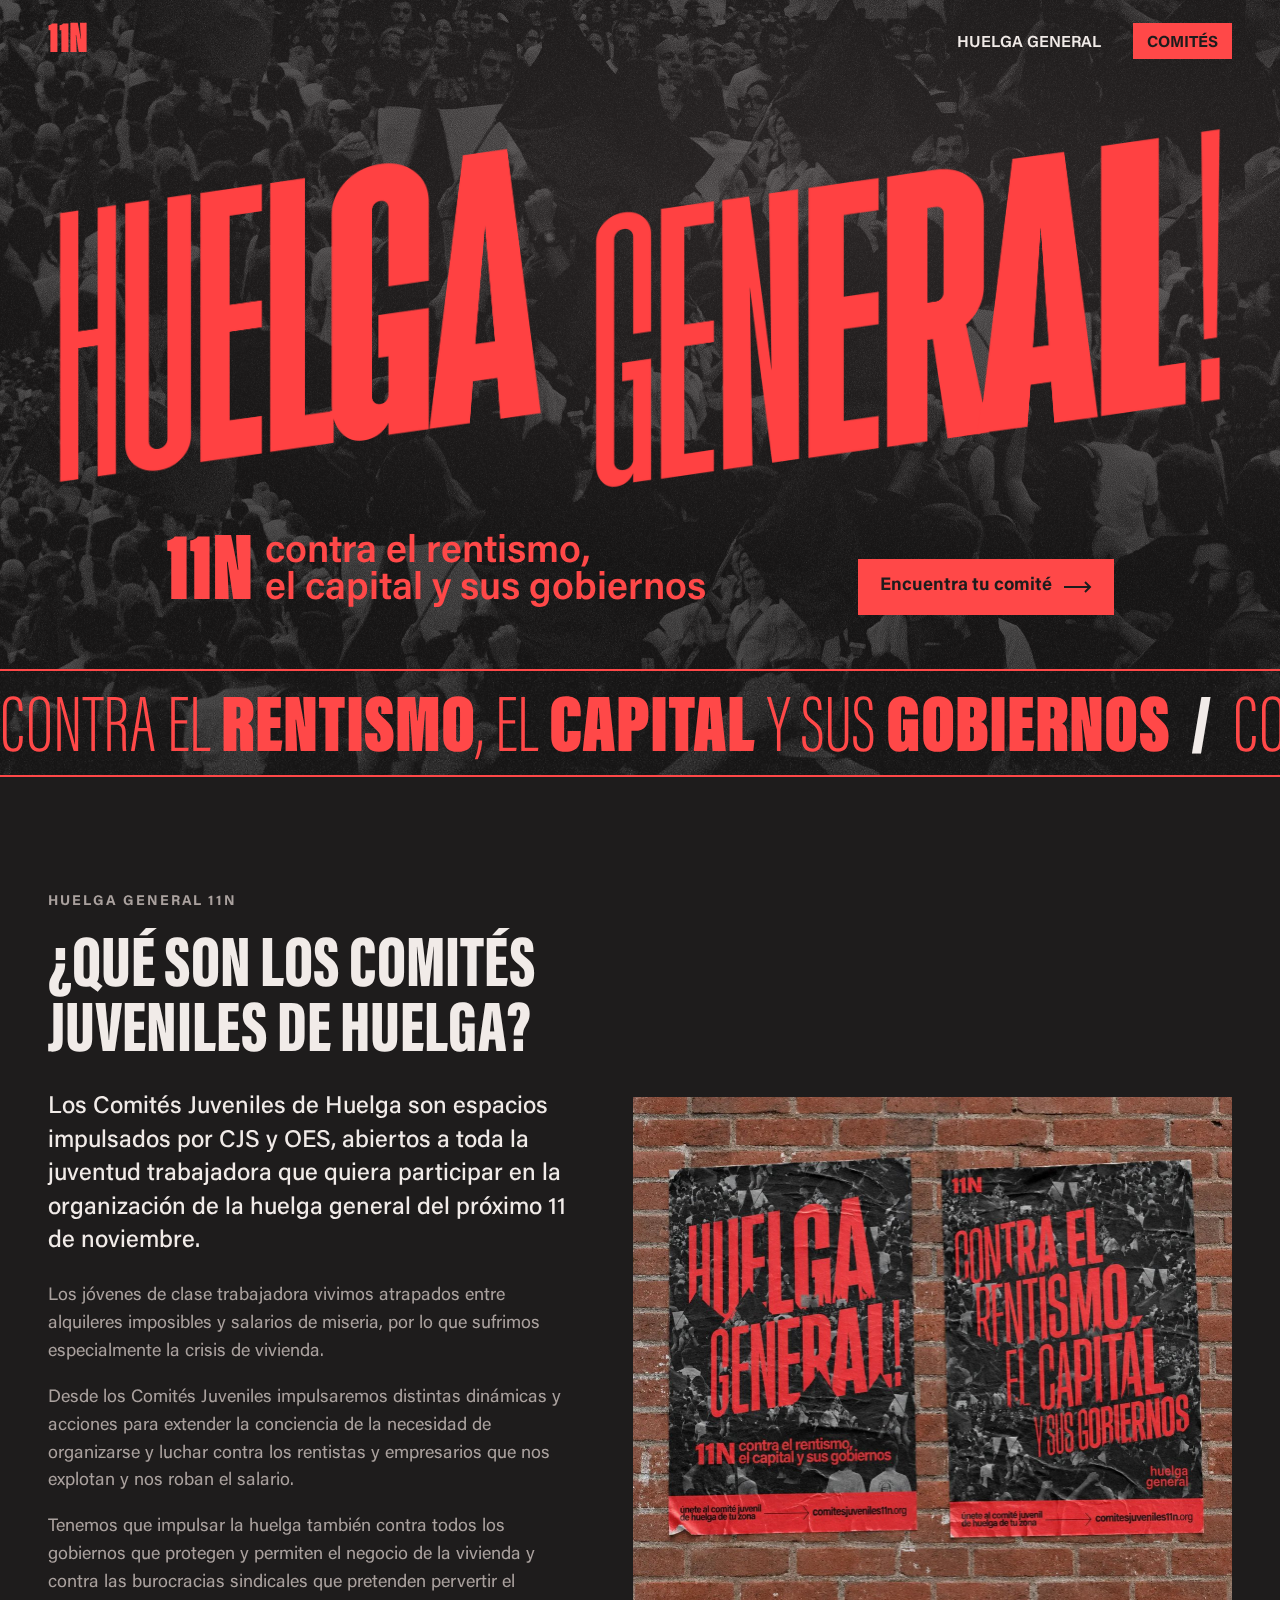
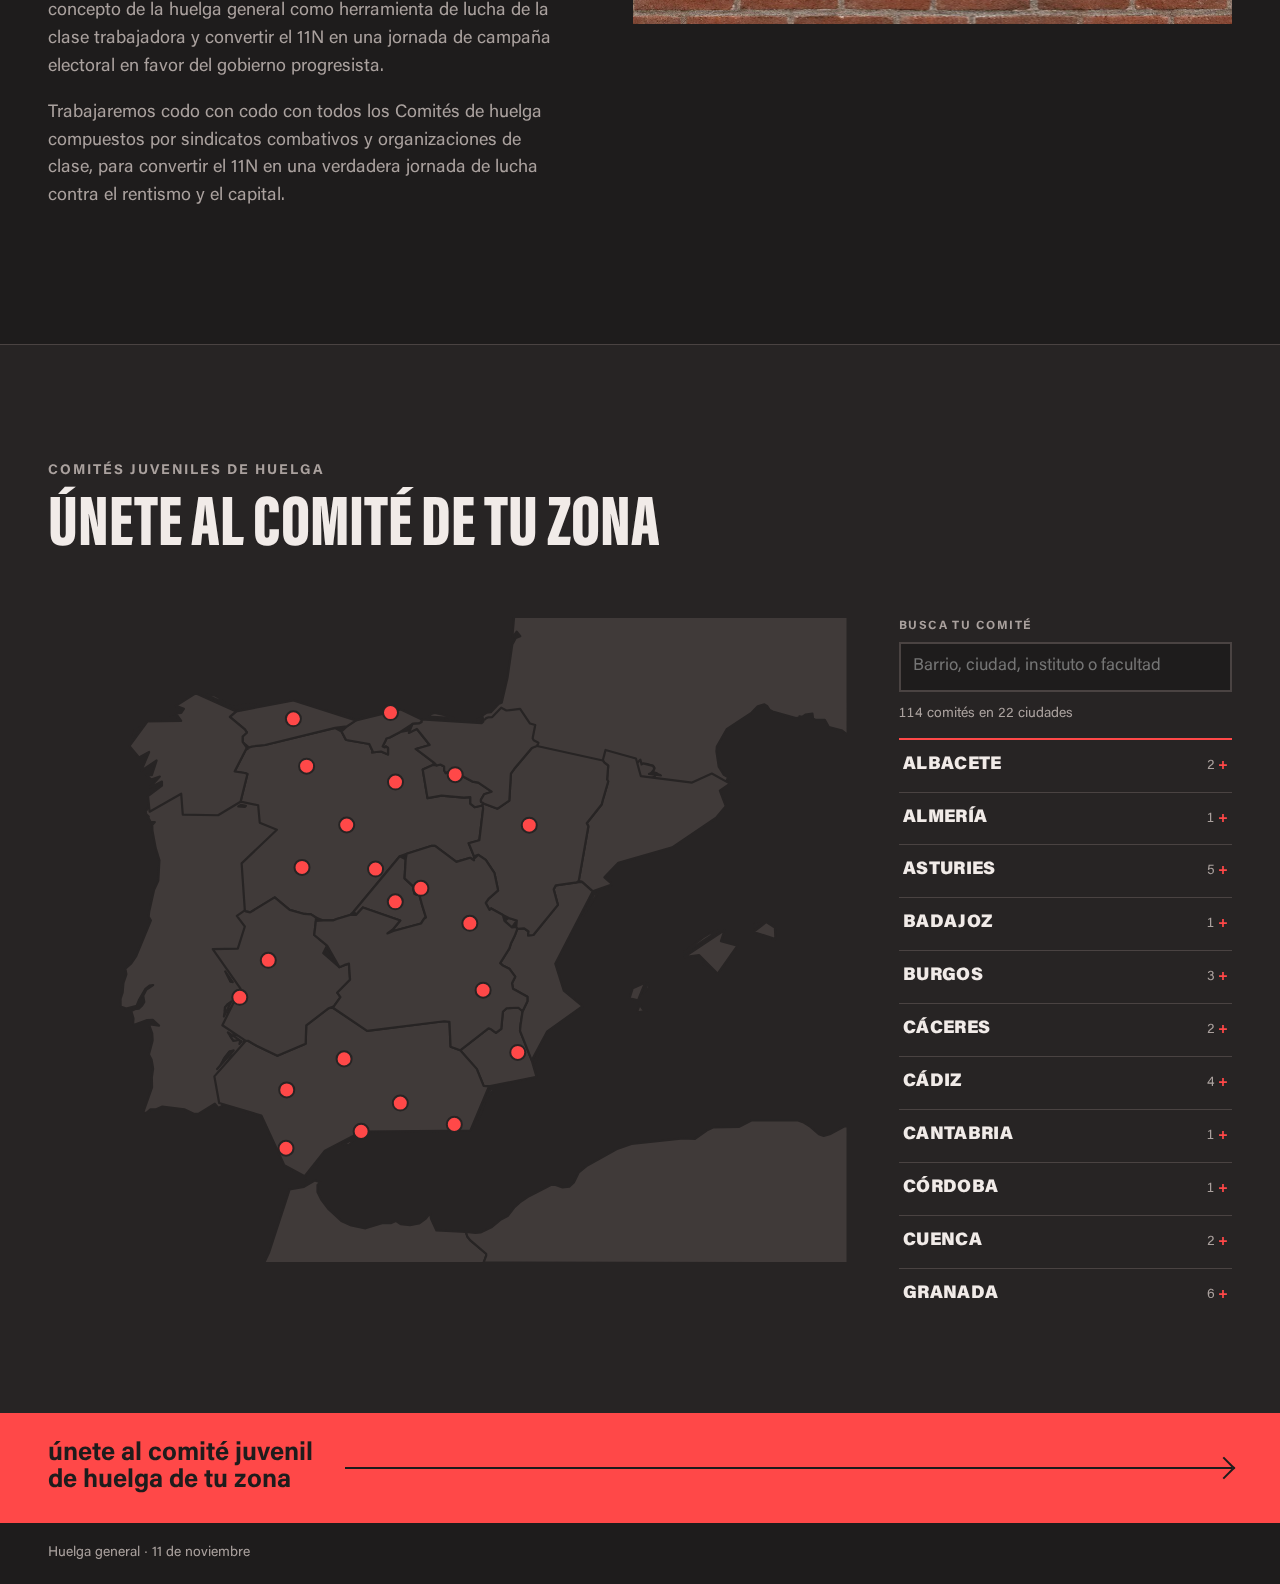
<file: index.html>
<!DOCTYPE html>
<html lang="es">
<head>
	<meta charset="UTF-8" />
	<meta name="viewport" content="width=device-width, initial-scale=1" />
<meta name='robots' content='max-image-preview:large' />
<link rel="preload" href="./wp-content/themes/huelga11n/assets/fonts/acumin.woff2" as="font" type="font/woff2" crossorigin>
<title>Huelga General 11N &#8211; Huelga general del 11 de noviembre y comités juveniles de huelga</title>
<link rel="canonical" href="https://comitesjuveniles11n.org/">
<style id="wp-img-auto-sizes-contain-inline-css">
img:is([sizes=auto i],[sizes^="auto," i]){contain-intrinsic-size:3000px 1500px}
/*# sourceURL=wp-img-auto-sizes-contain-inline-css */
</style>
<style id="wp-block-paragraph-inline-css">
.is-small-text{font-size:.875em}.is-regular-text{font-size:1em}.is-large-text{font-size:2.25em}.is-larger-text{font-size:3em}.has-drop-cap:not(:focus):first-letter{float:left;font-size:8.4em;font-style:normal;font-weight:100;line-height:.68;margin:.05em .1em 0 0;text-transform:uppercase}body.rtl .has-drop-cap:not(:focus):first-letter{float:none;margin-left:.1em}p.has-drop-cap.has-background{overflow:hidden}:root :where(p.has-background){padding:1.25em 2.375em}:where(p.has-text-color:not(.has-link-color)) a{color:inherit}p.has-text-align-left[style*="writing-mode:vertical-lr"],p.has-text-align-right[style*="writing-mode:vertical-rl"]{rotate:180deg}
/*# sourceURL=./wp-includes/blocks/paragraph/style.min.css */
</style>
<style id="wp-block-navigation-link-inline-css">
.wp-block-navigation .wp-block-navigation-item__label{overflow-wrap:break-word}.wp-block-navigation .wp-block-navigation-item__description{display:none}.link-ui-tools{outline:1px solid #f0f0f0;padding:8px}.link-ui-block-inserter{padding-top:8px}.link-ui-block-inserter__back{margin-left:8px;text-transform:uppercase}
/*# sourceURL=./wp-includes/blocks/navigation-link/style.min.css */
</style>
<link rel='stylesheet' id='wp-block-navigation-css' href='./wp-includes/blocks/navigation/style.min.css?ver=7.1.3' media='all' />
<style id="wp-block-group-inline-css">
.wp-block-group{box-sizing:border-box}:where(.wp-block-group.wp-block-group-is-layout-constrained){position:relative}
/*# sourceURL=./wp-includes/blocks/group/style.min.css */
</style>
<style id="wp-block-button-inline-css">
.wp-block-button__link{align-content:center;box-sizing:border-box;cursor:pointer;display:inline-block;height:100%;text-align:center;word-break:break-word}.wp-block-button__link.aligncenter{text-align:center}.wp-block-button__link.alignright{text-align:right}:where(.wp-block-button__link){border-radius:9999px;box-shadow:none;padding:calc(.667em + 2px) calc(1.333em + 2px);text-decoration:none}.wp-block-button[style*=text-decoration] .wp-block-button__link{text-decoration:inherit}.wp-block-buttons>.wp-block-button.has-custom-width{max-width:none}.wp-block-buttons>.wp-block-button.has-custom-width .wp-block-button__link{width:100%}.wp-block-buttons>.wp-block-button.has-custom-font-size .wp-block-button__link{font-size:inherit}.wp-block-buttons>.wp-block-button[class*=wp-block-button__width]{width:calc(var(--wp--block-button--width)*1% - var(--wp--style--block-gap, .5em)*(1 - var(--wp--block-button--width)/100))}.wp-block-buttons>.wp-block-button.wp-block-button__width-25{width:calc(25% - var(--wp--style--block-gap, .5em)*.75)}.wp-block-buttons>.wp-block-button.wp-block-button__width-50{width:calc(50% - var(--wp--style--block-gap, .5em)*.5)}.wp-block-buttons>.wp-block-button.wp-block-button__width-75{width:calc(75% - var(--wp--style--block-gap, .5em)*.25)}.wp-block-buttons>.wp-block-button.wp-block-button__width-100{flex-basis:100%;width:100%}.wp-block-buttons.is-vertical>.wp-block-button[class*=wp-block-button__width]{width:calc(var(--wp--block-button--width)*1%)}.wp-block-buttons.is-vertical>.wp-block-button.wp-block-button__width-25{width:25%}.wp-block-buttons.is-vertical>.wp-block-button.wp-block-button__width-50{width:50%}.wp-block-buttons.is-vertical>.wp-block-button.wp-block-button__width-75{width:75%}.wp-block-button.is-style-squared,.wp-block-button__link.wp-block-button.is-style-squared{border-radius:0}.wp-block-button.no-border-radius,.wp-block-button__link.no-border-radius{border-radius:0!important}:root :where(.wp-block-button .wp-block-button__link.is-style-outline),:root :where(.wp-block-button.is-style-outline>.wp-block-button__link){border:2px solid;padding:.667em 1.333em}:root :where(.wp-block-button .wp-block-button__link.is-style-outline:not(.has-text-color)),:root :where(.wp-block-button.is-style-outline>.wp-block-button__link:not(.has-text-color)){color:currentColor}:root :where(.wp-block-button .wp-block-button__link.is-style-outline:not(.has-background)),:root :where(.wp-block-button.is-style-outline>.wp-block-button__link:not(.has-background)){background-color:transparent;background-image:none}
/*# sourceURL=./wp-includes/blocks/button/style.min.css */
</style>
<style id="wp-block-buttons-inline-css">
.wp-block-buttons{box-sizing:border-box}.wp-block-buttons.is-vertical{flex-direction:column}.wp-block-buttons.is-vertical>.wp-block-button:last-child{margin-bottom:0}.wp-block-buttons>.wp-block-button{display:inline-block;margin:0}.wp-block-buttons.is-content-justification-left{justify-content:flex-start}.wp-block-buttons.is-content-justification-left.is-vertical{align-items:flex-start}.wp-block-buttons.is-content-justification-center{justify-content:center}.wp-block-buttons.is-content-justification-center.is-vertical{align-items:center}.wp-block-buttons.is-content-justification-right{justify-content:flex-end}.wp-block-buttons.is-content-justification-right.is-vertical{align-items:flex-end}.wp-block-buttons.is-content-justification-space-between{justify-content:space-between}.wp-block-buttons.aligncenter{text-align:center}.wp-block-buttons:not(.is-content-justification-space-between,.is-content-justification-right,.is-content-justification-left,.is-content-justification-center) .wp-block-button.aligncenter{margin-left:auto;margin-right:auto;width:100%}.wp-block-buttons[style*=text-decoration] .wp-block-button,.wp-block-buttons[style*=text-decoration] .wp-block-button__link{text-decoration:inherit}.wp-block-buttons.has-custom-font-size .wp-block-button__link{font-size:inherit}.wp-block-buttons .wp-block-button__link{width:100%}.wp-block-button.aligncenter{text-align:center}
/*# sourceURL=./wp-includes/blocks/buttons/style.min.css */
</style>
<link rel='stylesheet' id='wp-block-cover-css' href='./wp-includes/blocks/cover/style.min.css?ver=7.1.3' media='all' />
<style id="wp-block-heading-inline-css">
h1:where(.wp-block-heading).has-background,h2:where(.wp-block-heading).has-background,h3:where(.wp-block-heading).has-background,h4:where(.wp-block-heading).has-background,h5:where(.wp-block-heading).has-background,h6:where(.wp-block-heading).has-background{padding:1.25em 2.375em}h1.has-text-align-left[style*=writing-mode]:where([style*=vertical-lr]),h1.has-text-align-right[style*=writing-mode]:where([style*=vertical-rl]),h2.has-text-align-left[style*=writing-mode]:where([style*=vertical-lr]),h2.has-text-align-right[style*=writing-mode]:where([style*=vertical-rl]),h3.has-text-align-left[style*=writing-mode]:where([style*=vertical-lr]),h3.has-text-align-right[style*=writing-mode]:where([style*=vertical-rl]),h4.has-text-align-left[style*=writing-mode]:where([style*=vertical-lr]),h4.has-text-align-right[style*=writing-mode]:where([style*=vertical-rl]),h5.has-text-align-left[style*=writing-mode]:where([style*=vertical-lr]),h5.has-text-align-right[style*=writing-mode]:where([style*=vertical-rl]),h6.has-text-align-left[style*=writing-mode]:where([style*=vertical-lr]),h6.has-text-align-right[style*=writing-mode]:where([style*=vertical-rl]){rotate:180deg}
/*# sourceURL=./wp-includes/blocks/heading/style.min.css */
</style>
<style id="wp-block-image-inline-css">
.wp-block-image>a,.wp-block-image>figure>a{display:inline-block}.wp-block-image img{box-sizing:border-box;height:auto;max-width:100%;vertical-align:bottom}@media not (prefers-reduced-motion){.wp-block-image img.hide{visibility:hidden}.wp-block-image img.show{animation:show-content-image .4s}}.wp-block-image[style*=border-radius] img,.wp-block-image[style*=border-radius]>a{border-radius:inherit}.wp-block-image.has-custom-border img{box-sizing:border-box}.wp-block-image.aligncenter{text-align:center}.wp-block-image.alignfull>a,.wp-block-image.alignwide>a{width:100%}.wp-block-image.alignfull img,.wp-block-image.alignwide img{height:auto;width:100%}.wp-block-image .aligncenter,.wp-block-image .alignleft,.wp-block-image .alignright,.wp-block-image.aligncenter,.wp-block-image.alignleft,.wp-block-image.alignright{display:table}.wp-block-image .aligncenter>figcaption,.wp-block-image .alignleft>figcaption,.wp-block-image .alignright>figcaption,.wp-block-image.aligncenter>figcaption,.wp-block-image.alignleft>figcaption,.wp-block-image.alignright>figcaption{caption-side:bottom;display:table-caption}.wp-block-image .alignleft{float:left;margin:.5em 1em .5em 0}.wp-block-image .alignright{float:right;margin:.5em 0 .5em 1em}.wp-block-image .aligncenter{margin-left:auto;margin-right:auto}.wp-block-image :where(figcaption){margin-bottom:1em;margin-top:.5em}.wp-block-image.is-style-circle-mask img{border-radius:9999px}@supports ((-webkit-mask-image:none) or (mask-image:none)) or (-webkit-mask-image:none){.wp-block-image.is-style-circle-mask img{border-radius:0;-webkit-mask-image:url('data:image/svg+xml;utf8,<svg viewBox="0 0 100 100" xmlns="http://www.w3.org/2000/svg"><circle cx="50" cy="50" r="50"/></svg>');mask-image:url('data:image/svg+xml;utf8,<svg viewBox="0 0 100 100" xmlns="http://www.w3.org/2000/svg"><circle cx="50" cy="50" r="50"/></svg>');mask-mode:alpha;-webkit-mask-position:center;mask-position:center;-webkit-mask-repeat:no-repeat;mask-repeat:no-repeat;-webkit-mask-size:contain;mask-size:contain}}:root :where(.wp-block-image.is-style-rounded img,.wp-block-image .is-style-rounded img){border-radius:9999px}.wp-block-image figure{margin:0}.wp-lightbox-container{display:flex;flex-direction:column;position:relative}.wp-lightbox-container img{cursor:zoom-in}.wp-lightbox-container img:hover+button{opacity:1}.wp-lightbox-container button{align-items:center;backdrop-filter:blur(16px) saturate(180%);background-color:rgba(90,90,90,.25);border:none;border-radius:4px;cursor:zoom-in;display:flex;height:20px;justify-content:center;opacity:0;padding:0;position:absolute;right:16px;text-align:center;top:16px;width:20px;z-index:100}@media not (prefers-reduced-motion){.wp-lightbox-container button{transition:opacity .2s ease}}.wp-lightbox-container button:focus-visible{outline:3px auto rgba(90,90,90,.25);outline:3px auto -webkit-focus-ring-color;outline-offset:3px}.wp-lightbox-container button:hover{cursor:pointer;opacity:1}.wp-lightbox-container button:focus{opacity:1}.wp-lightbox-container button:focus,.wp-lightbox-container button:hover,.wp-lightbox-container button:not(:hover):not(:active):not(.has-background){background-color:rgba(90,90,90,.25);border:none}.wp-lightbox-overlay{box-sizing:border-box;cursor:zoom-out;height:100vh;left:0;overflow:hidden;position:fixed;top:0;visibility:hidden;width:100%;z-index:100000}.wp-lightbox-overlay .wp-lightbox-close-button{align-items:center;cursor:pointer;display:flex;font-family:inherit;gap:8px;justify-content:center;line-height:1;min-height:40px;min-width:40px;padding:0 4px;position:absolute;right:calc(env(safe-area-inset-right) + 16px);top:calc(env(safe-area-inset-top) + 16px);z-index:5000000}.wp-lightbox-overlay .wp-lightbox-close-button:focus,.wp-lightbox-overlay .wp-lightbox-close-button:hover,.wp-lightbox-overlay .wp-lightbox-close-button:not(:hover):not(:active):not(.has-background){background:none;border:none}.wp-lightbox-overlay .wp-lightbox-close-button:has(.wp-lightbox-close-text:not([hidden])) .wp-lightbox-close-icon svg{height:1em;width:1em}.wp-lightbox-overlay .wp-lightbox-close-icon svg{display:block}.wp-lightbox-overlay .wp-lightbox-navigation-button-next,.wp-lightbox-overlay .wp-lightbox-navigation-button-prev{align-items:center;bottom:16px;cursor:pointer;display:flex;font-family:inherit;gap:4px;justify-content:center;line-height:1;min-height:40px;min-width:40px;padding:0 8px;position:absolute;z-index:2000002}.wp-lightbox-overlay .wp-lightbox-navigation-button-next[hidden],.wp-lightbox-overlay .wp-lightbox-navigation-button-prev[hidden]{display:none}@media (min-width:960px){.wp-lightbox-overlay .wp-lightbox-navigation-button-next,.wp-lightbox-overlay .wp-lightbox-navigation-button-prev{bottom:50%;transform:translateY(-50%)}}.wp-lightbox-overlay .wp-lightbox-navigation-button-next:focus,.wp-lightbox-overlay .wp-lightbox-navigation-button-next:hover,.wp-lightbox-overlay .wp-lightbox-navigation-button-next:not(:hover):not(:active):not(.has-background),.wp-lightbox-overlay .wp-lightbox-navigation-button-prev:focus,.wp-lightbox-overlay .wp-lightbox-navigation-button-prev:hover,.wp-lightbox-overlay .wp-lightbox-navigation-button-prev:not(:hover):not(:active):not(.has-background){background:none;border:none;padding:0 8px}.wp-lightbox-overlay .wp-lightbox-navigation-button-next:has(.wp-lightbox-navigation-text:not([hidden])) .wp-lightbox-navigation-icon svg,.wp-lightbox-overlay .wp-lightbox-navigation-button-prev:has(.wp-lightbox-navigation-text:not([hidden])) .wp-lightbox-navigation-icon svg{display:block;height:1.5em;width:1.5em}.wp-lightbox-overlay .wp-lightbox-navigation-button-prev{left:calc(env(safe-area-inset-left) + 16px)}.wp-lightbox-overlay .wp-lightbox-navigation-button-next{right:calc(env(safe-area-inset-right) + 16px)}.wp-lightbox-overlay .wp-lightbox-navigation-icon svg{vertical-align:middle}.wp-lightbox-overlay .lightbox-image-container{height:var(--wp--lightbox-container-height);left:50%;overflow:hidden;position:absolute;top:50%;transform:translate(-50%,-50%);transform-origin:top left;width:var(--wp--lightbox-container-width);z-index:2000001}.wp-lightbox-overlay .wp-block-image{align-items:center;box-sizing:border-box;display:flex;height:100%;justify-content:center;margin:0;position:relative;transform-origin:0 0;width:100%;z-index:3000000}.wp-lightbox-overlay .wp-block-image img{height:var(--wp--lightbox-image-height);min-height:var(--wp--lightbox-image-height);min-width:var(--wp--lightbox-image-width);width:var(--wp--lightbox-image-width)}.wp-lightbox-overlay .wp-block-image figcaption{display:none}.wp-lightbox-overlay button{background:none;border:none}.wp-lightbox-overlay .scrim{background-color:#fff;height:100%;opacity:.9;position:absolute;width:100%;z-index:2000000}.wp-lightbox-overlay.active{visibility:visible}@media not (prefers-reduced-motion){.wp-lightbox-overlay.active{animation:turn-on-visibility .25s both}.wp-lightbox-overlay.active img{animation:turn-on-visibility .35s both}.wp-lightbox-overlay.show-closing-animation:not(.active){animation:turn-off-visibility .35s both}.wp-lightbox-overlay.show-closing-animation:not(.active) img{animation:turn-off-visibility .25s both}.wp-lightbox-overlay.zoom.active{animation:none;opacity:1;visibility:visible}.wp-lightbox-overlay.zoom.active .lightbox-image-container{animation:lightbox-zoom-in .4s}.wp-lightbox-overlay.zoom.active .lightbox-image-container img{animation:none}.wp-lightbox-overlay.zoom.active .scrim{animation:turn-on-visibility .4s forwards}.wp-lightbox-overlay.zoom.show-closing-animation:not(.active){animation:none}.wp-lightbox-overlay.zoom.show-closing-animation:not(.active) .lightbox-image-container{animation:lightbox-zoom-out .4s}.wp-lightbox-overlay.zoom.show-closing-animation:not(.active) .lightbox-image-container img{animation:none}.wp-lightbox-overlay.zoom.show-closing-animation:not(.active) .scrim{animation:turn-off-visibility .4s forwards}}@keyframes show-content-image{0%{visibility:hidden}99%{visibility:hidden}to{visibility:visible}}@keyframes turn-on-visibility{0%{opacity:0}to{opacity:1}}@keyframes turn-off-visibility{0%{opacity:1;visibility:visible}99%{opacity:0;visibility:visible}to{opacity:0;visibility:hidden}}@keyframes lightbox-zoom-in{0%{transform:translate(calc((-100vw + var(--wp--lightbox-scrollbar-width))/2 + var(--wp--lightbox-initial-left-position)),calc(-50vh + var(--wp--lightbox-initial-top-position))) scale(var(--wp--lightbox-scale))}to{transform:translate(-50%,-50%) scale(1)}}@keyframes lightbox-zoom-out{0%{transform:translate(-50%,-50%) scale(1);visibility:visible}99%{visibility:visible}to{transform:translate(calc((-100vw + var(--wp--lightbox-scrollbar-width))/2 + var(--wp--lightbox-initial-left-position)),calc(-50vh + var(--wp--lightbox-initial-top-position))) scale(var(--wp--lightbox-scale));visibility:hidden}}
/*# sourceURL=./wp-includes/blocks/image/style.min.css */
</style>
<style id="wp-block-post-content-inline-css">
.wp-block-post-content{display:flow-root}
/*# sourceURL=./wp-includes/blocks/post-content/style.min.css */
</style>
<style id="wp-block-library-inline-css">
:root{--wp-block-synced-color:#7a00df;--wp-block-synced-color--rgb:122,0,223;--wp-bound-block-color:var(--wp-block-synced-color);--wp-editor-canvas-background:#ddd;--wp-admin-theme-color:#007cba;--wp-admin-theme-color--rgb:0,124,186;--wp-admin-theme-color-darker-10:#006ba1;--wp-admin-theme-color-darker-10--rgb:0,107,160.5;--wp-admin-theme-color-darker-20:#005a87;--wp-admin-theme-color-darker-20--rgb:0,90,135;--wp-admin-border-width-focus:2px}@media (min-resolution:192dpi){:root{--wp-admin-border-width-focus:1.5px}}.wp-element-button{cursor:pointer}:root .has-very-light-gray-background-color{background-color:#eee}:root .has-very-dark-gray-background-color{background-color:#313131}:root .has-very-light-gray-color{color:#eee}:root .has-very-dark-gray-color{color:#313131}:root .has-vivid-green-cyan-to-vivid-cyan-blue-gradient-background{background:linear-gradient(135deg,#00d084,#0693e3)}:root .has-purple-crush-gradient-background{background:linear-gradient(135deg,#34e2e4,#4721fb 50%,#ab1dfe)}:root .has-hazy-dawn-gradient-background{background:linear-gradient(135deg,#faaca8,#dad0ec)}:root .has-subdued-olive-gradient-background{background:linear-gradient(135deg,#fafae1,#67a671)}:root .has-atomic-cream-gradient-background{background:linear-gradient(135deg,#fdd79a,#004a59)}:root .has-nightshade-gradient-background{background:linear-gradient(135deg,#330968,#31cdcf)}:root .has-midnight-gradient-background{background:linear-gradient(135deg,#020381,#2874fc)}:root{--wp--preset--font-size--normal:16px;--wp--preset--font-size--huge:42px}.has-regular-font-size{font-size:1em}.has-larger-font-size{font-size:2.625em}.has-normal-font-size{font-size:var(--wp--preset--font-size--normal)}.has-huge-font-size{font-size:var(--wp--preset--font-size--huge)}:root .has-text-align-center{text-align:center}:root .has-text-align-left{text-align:left}:root .has-text-align-right{text-align:right}.has-fit-text{white-space:nowrap!important}#end-resizable-editor-section{display:none}.aligncenter{clear:both}.items-justified-left{justify-content:flex-start}.items-justified-center{justify-content:center}.items-justified-right{justify-content:flex-end}.items-justified-space-between{justify-content:space-between}.screen-reader-text{word-wrap:normal!important;border:0;clip-path:inset(50%);height:1px;margin:-1px;overflow:hidden;padding:0;position:absolute;width:1px;word-break:normal!important}.screen-reader-text:focus{background-color:#ddd;clip-path:none;color:#444;display:block;font-size:1em;height:auto;left:5px;line-height:normal;padding:15px 23px 14px;text-decoration:none;top:5px;width:auto;z-index:100000}html :where(.has-border-color){border-style:solid}html :where([style^=border-color],[style*=";border-color"],[style*="; border-color"]){border-style:solid}html :where([style^=border-top-color],[style*=";border-top-color"],[style*="; border-top-color"]){border-top-style:solid}html :where([style^=border-right-color],[style*=";border-right-color"],[style*="; border-right-color"]){border-right-style:solid}html :where([style^=border-bottom-color],[style*=";border-bottom-color"],[style*="; border-bottom-color"]){border-bottom-style:solid}html :where([style^=border-left-color],[style*=";border-left-color"],[style*="; border-left-color"]){border-left-style:solid}html :where([style^=border-width],[style*=";border-width"],[style*="; border-width"]){border-style:solid}html :where([style^=border-top-width],[style*=";border-top-width"],[style*="; border-top-width"]){border-top-style:solid}html :where([style^=border-right-width],[style*=";border-right-width"],[style*="; border-right-width"]){border-right-style:solid}html :where([style^=border-bottom-width],[style*=";border-bottom-width"],[style*="; border-bottom-width"]){border-bottom-style:solid}html :where([style^=border-left-width],[style*=";border-left-width"],[style*="; border-left-width"]){border-left-style:solid}html :where(img[class*=wp-image-]){height:auto;max-width:100%}:where(figure){margin:0 0 1em}html :where(.is-position-sticky){--wp-admin--admin-bar--position-offset:var(--wp-admin--admin-bar--height,0px)}@media screen and (max-width:600px){html :where(.is-position-sticky){--wp-admin--admin-bar--position-offset:0px}}
/*# sourceURL=/wp-includes/css/dist/block-library/common.min.css */
</style>
<style id="huelga11n-fuente-inline-css">
@font-face{font-family:"Acumin";src:url("./wp-content/themes/huelga11n/assets/fonts/acumin.woff2") format("woff2");font-weight:100 900;font-stretch:50% 115%;font-style:normal;font-display:swap;ascent-override:73.5%;descent-override:26.5%;line-gap-override:20%;}
/*# sourceURL=huelga11n-fuente-inline-css */
</style>
<style id="global-styles-inline-css">
:root{--wp--preset--aspect-ratio--square: 1;--wp--preset--aspect-ratio--4-3: 4/3;--wp--preset--aspect-ratio--3-4: 3/4;--wp--preset--aspect-ratio--3-2: 3/2;--wp--preset--aspect-ratio--2-3: 2/3;--wp--preset--aspect-ratio--16-9: 16/9;--wp--preset--aspect-ratio--9-16: 9/16;--wp--preset--color--black: #000000;--wp--preset--color--cyan-bluish-gray: #abb8c3;--wp--preset--color--white: #ffffff;--wp--preset--color--pale-pink: #f78da7;--wp--preset--color--vivid-red: #cf2e2e;--wp--preset--color--luminous-vivid-orange: #ff6900;--wp--preset--color--luminous-vivid-amber: #fcb900;--wp--preset--color--light-green-cyan: #7bdcb5;--wp--preset--color--vivid-green-cyan: #00d084;--wp--preset--color--pale-cyan-blue: #8ed1fc;--wp--preset--color--vivid-cyan-blue: #0693e3;--wp--preset--color--vivid-purple: #9b51e0;--wp--preset--color--negro: #1e1c1c;--wp--preset--color--negro-2: #272424;--wp--preset--color--gris-mapa: #403a39;--wp--preset--color--gris-linea: #4a4342;--wp--preset--color--rojo: #ff4848;--wp--preset--color--rojo-hondo: #8f2525;--wp--preset--color--blanco: #f1ebe8;--wp--preset--color--gris-texto: #aaa19e;--wp--preset--gradient--vivid-cyan-blue-to-vivid-purple: linear-gradient(135deg,rgb(6,147,227) 0%,rgb(155,81,224) 100%);--wp--preset--gradient--light-green-cyan-to-vivid-green-cyan: linear-gradient(135deg,rgb(122,220,180) 0%,rgb(0,208,130) 100%);--wp--preset--gradient--luminous-vivid-amber-to-luminous-vivid-orange: linear-gradient(135deg,rgb(252,185,0) 0%,rgb(255,105,0) 100%);--wp--preset--gradient--luminous-vivid-orange-to-vivid-red: linear-gradient(135deg,rgb(255,105,0) 0%,rgb(207,46,46) 100%);--wp--preset--gradient--very-light-gray-to-cyan-bluish-gray: linear-gradient(135deg,rgb(238,238,238) 0%,rgb(169,184,195) 100%);--wp--preset--gradient--cool-to-warm-spectrum: linear-gradient(135deg,rgb(74,234,220) 0%,rgb(151,120,209) 20%,rgb(207,42,186) 40%,rgb(238,44,130) 60%,rgb(251,105,98) 80%,rgb(254,248,76) 100%);--wp--preset--gradient--blush-light-purple: linear-gradient(135deg,rgb(255,206,236) 0%,rgb(152,150,240) 100%);--wp--preset--gradient--blush-bordeaux: linear-gradient(135deg,rgb(254,205,165) 0%,rgb(254,45,45) 50%,rgb(107,0,62) 100%);--wp--preset--gradient--luminous-dusk: linear-gradient(135deg,rgb(255,203,112) 0%,rgb(199,81,192) 50%,rgb(65,88,208) 100%);--wp--preset--gradient--pale-ocean: linear-gradient(135deg,rgb(255,245,203) 0%,rgb(182,227,212) 50%,rgb(51,167,181) 100%);--wp--preset--gradient--electric-grass: linear-gradient(135deg,rgb(202,248,128) 0%,rgb(113,206,126) 100%);--wp--preset--gradient--midnight: linear-gradient(135deg,rgb(2,3,129) 0%,rgb(40,116,252) 100%);--wp--preset--gradient--hero: radial-gradient(120% 80% at 70% 30%, #3a3434 0%, #1e1c1c 70%);--wp--preset--font-size--small: 13px;--wp--preset--font-size--medium: 20px;--wp--preset--font-size--large: 36px;--wp--preset--font-size--x-large: 42px;--wp--preset--font-size--pequeno: 14px;--wp--preset--font-size--normal: 18px;--wp--preset--font-size--entrada: clamp(1.25rem, 2vw, 1.5rem);--wp--preset--font-size--titulo: clamp(2.6rem, 6vw, 4.5rem);--wp--preset--font-family--acumin: "Acumin", "acumin-variable", "Helvetica Neue", Arial, sans-serif;--wp--preset--spacing--20: 0.44rem;--wp--preset--spacing--30: 0.67rem;--wp--preset--spacing--40: 1rem;--wp--preset--spacing--50: 1.5rem;--wp--preset--spacing--60: 2.25rem;--wp--preset--spacing--70: 3.38rem;--wp--preset--spacing--80: 5.06rem;--wp--preset--shadow--natural: 6px 6px 9px rgba(0, 0, 0, 0.2);--wp--preset--shadow--deep: 12px 12px 50px rgba(0, 0, 0, 0.4);--wp--preset--shadow--sharp: 6px 6px 0px rgba(0, 0, 0, 0.2);--wp--preset--shadow--outlined: 6px 6px 0px -3px rgb(255, 255, 255), 6px 6px rgb(0, 0, 0);--wp--preset--shadow--crisp: 6px 6px 0px rgb(0, 0, 0);}.wp-block-button{--wp--preset--dimension--25: 25%;--wp--preset--dimension--50: 50%;--wp--preset--dimension--75: 75%;--wp--preset--dimension--100: 100%;}:root { --wp--style--global--content-size: 720px;--wp--style--global--wide-size: 1280px; }:where(body) { margin: 0; }.wp-site-blocks > .alignleft { float: left; margin-right: 2em; }.wp-site-blocks > .alignright { float: right; margin-left: 2em; }.wp-site-blocks > .aligncenter { justify-content: center; margin-left: auto; margin-right: auto; }:where(.is-layout-flex){gap: 0.5em;}:where(.is-layout-grid){gap: 0.5em;}.is-layout-flow > .alignleft{float: left;margin-inline-start: 0;margin-inline-end: 2em;}.is-layout-flow > .alignright{float: right;margin-inline-start: 2em;margin-inline-end: 0;}.is-layout-flow > .aligncenter{margin-left: auto !important;margin-right: auto !important;}.is-layout-constrained > .alignleft{float: left;margin-inline-start: 0;margin-inline-end: 2em;}.is-layout-constrained > .alignright{float: right;margin-inline-start: 2em;margin-inline-end: 0;}.is-layout-constrained > .aligncenter{margin-left: auto !important;margin-right: auto !important;}.is-layout-constrained > :where(:not(.alignleft):not(.alignright):not(.alignfull)){max-width: var(--wp--style--global--content-size);margin-left: auto !important;margin-right: auto !important;}.is-layout-constrained > .alignwide{max-width: var(--wp--style--global--wide-size);}body .is-layout-flex{display: flex;}.is-layout-flex{flex-wrap: wrap;align-items: center;}.is-layout-flex > :is(*, div){margin: 0;}body .is-layout-grid{display: grid;}.is-layout-grid > :is(*, div){margin: 0;}body{background-color: var(--wp--preset--color--negro);color: var(--wp--preset--color--blanco);font-family: var(--wp--preset--font-family--acumin);font-size: 18px;line-height: 1.55;padding-top: 0;padding-right: 0;padding-bottom: 0;padding-left: 0;}a:where(:not(.wp-element-button)){color: inherit;}:root :where(.wp-element-button, .wp-block-button__link){background-color: var(--wp--preset--color--rojo);border-radius: 0;border-width: 0;color: var(--wp--preset--color--negro);font-family: inherit;font-size: 18px;font-style: inherit;font-weight: 700;letter-spacing: inherit;line-height: 1.55;padding-top: 14px;padding-right: 22px;padding-bottom: 14px;padding-left: 22px;text-decoration: none;text-transform: inherit;}:root :where(.wp-element-button:hover, .wp-block-button__link:hover){background-color: var(--wp--preset--color--blanco);color: var(--wp--preset--color--negro);}:root :where(.wp-element-button:focus, .wp-block-button__link:focus){background-color: var(--wp--preset--color--blanco);color: var(--wp--preset--color--negro);}.has-black-color{color: var(--wp--preset--color--black) !important;}.has-cyan-bluish-gray-color{color: var(--wp--preset--color--cyan-bluish-gray) !important;}.has-white-color{color: var(--wp--preset--color--white) !important;}.has-pale-pink-color{color: var(--wp--preset--color--pale-pink) !important;}.has-vivid-red-color{color: var(--wp--preset--color--vivid-red) !important;}.has-luminous-vivid-orange-color{color: var(--wp--preset--color--luminous-vivid-orange) !important;}.has-luminous-vivid-amber-color{color: var(--wp--preset--color--luminous-vivid-amber) !important;}.has-light-green-cyan-color{color: var(--wp--preset--color--light-green-cyan) !important;}.has-vivid-green-cyan-color{color: var(--wp--preset--color--vivid-green-cyan) !important;}.has-pale-cyan-blue-color{color: var(--wp--preset--color--pale-cyan-blue) !important;}.has-vivid-cyan-blue-color{color: var(--wp--preset--color--vivid-cyan-blue) !important;}.has-vivid-purple-color{color: var(--wp--preset--color--vivid-purple) !important;}.has-negro-color{color: var(--wp--preset--color--negro) !important;}.has-negro-2-color{color: var(--wp--preset--color--negro-2) !important;}.has-gris-mapa-color{color: var(--wp--preset--color--gris-mapa) !important;}.has-gris-linea-color{color: var(--wp--preset--color--gris-linea) !important;}.has-rojo-color{color: var(--wp--preset--color--rojo) !important;}.has-rojo-hondo-color{color: var(--wp--preset--color--rojo-hondo) !important;}.has-blanco-color{color: var(--wp--preset--color--blanco) !important;}.has-gris-texto-color{color: var(--wp--preset--color--gris-texto) !important;}.has-black-background-color{background-color: var(--wp--preset--color--black) !important;}.has-cyan-bluish-gray-background-color{background-color: var(--wp--preset--color--cyan-bluish-gray) !important;}.has-white-background-color{background-color: var(--wp--preset--color--white) !important;}.has-pale-pink-background-color{background-color: var(--wp--preset--color--pale-pink) !important;}.has-vivid-red-background-color{background-color: var(--wp--preset--color--vivid-red) !important;}.has-luminous-vivid-orange-background-color{background-color: var(--wp--preset--color--luminous-vivid-orange) !important;}.has-luminous-vivid-amber-background-color{background-color: var(--wp--preset--color--luminous-vivid-amber) !important;}.has-light-green-cyan-background-color{background-color: var(--wp--preset--color--light-green-cyan) !important;}.has-vivid-green-cyan-background-color{background-color: var(--wp--preset--color--vivid-green-cyan) !important;}.has-pale-cyan-blue-background-color{background-color: var(--wp--preset--color--pale-cyan-blue) !important;}.has-vivid-cyan-blue-background-color{background-color: var(--wp--preset--color--vivid-cyan-blue) !important;}.has-vivid-purple-background-color{background-color: var(--wp--preset--color--vivid-purple) !important;}.has-negro-background-color{background-color: var(--wp--preset--color--negro) !important;}.has-negro-2-background-color{background-color: var(--wp--preset--color--negro-2) !important;}.has-gris-mapa-background-color{background-color: var(--wp--preset--color--gris-mapa) !important;}.has-gris-linea-background-color{background-color: var(--wp--preset--color--gris-linea) !important;}.has-rojo-background-color{background-color: var(--wp--preset--color--rojo) !important;}.has-rojo-hondo-background-color{background-color: var(--wp--preset--color--rojo-hondo) !important;}.has-blanco-background-color{background-color: var(--wp--preset--color--blanco) !important;}.has-gris-texto-background-color{background-color: var(--wp--preset--color--gris-texto) !important;}.has-black-border-color{border-color: var(--wp--preset--color--black) !important;}.has-cyan-bluish-gray-border-color{border-color: var(--wp--preset--color--cyan-bluish-gray) !important;}.has-white-border-color{border-color: var(--wp--preset--color--white) !important;}.has-pale-pink-border-color{border-color: var(--wp--preset--color--pale-pink) !important;}.has-vivid-red-border-color{border-color: var(--wp--preset--color--vivid-red) !important;}.has-luminous-vivid-orange-border-color{border-color: var(--wp--preset--color--luminous-vivid-orange) !important;}.has-luminous-vivid-amber-border-color{border-color: var(--wp--preset--color--luminous-vivid-amber) !important;}.has-light-green-cyan-border-color{border-color: var(--wp--preset--color--light-green-cyan) !important;}.has-vivid-green-cyan-border-color{border-color: var(--wp--preset--color--vivid-green-cyan) !important;}.has-pale-cyan-blue-border-color{border-color: var(--wp--preset--color--pale-cyan-blue) !important;}.has-vivid-cyan-blue-border-color{border-color: var(--wp--preset--color--vivid-cyan-blue) !important;}.has-vivid-purple-border-color{border-color: var(--wp--preset--color--vivid-purple) !important;}.has-negro-border-color{border-color: var(--wp--preset--color--negro) !important;}.has-negro-2-border-color{border-color: var(--wp--preset--color--negro-2) !important;}.has-gris-mapa-border-color{border-color: var(--wp--preset--color--gris-mapa) !important;}.has-gris-linea-border-color{border-color: var(--wp--preset--color--gris-linea) !important;}.has-rojo-border-color{border-color: var(--wp--preset--color--rojo) !important;}.has-rojo-hondo-border-color{border-color: var(--wp--preset--color--rojo-hondo) !important;}.has-blanco-border-color{border-color: var(--wp--preset--color--blanco) !important;}.has-gris-texto-border-color{border-color: var(--wp--preset--color--gris-texto) !important;}.has-vivid-cyan-blue-to-vivid-purple-gradient-background{background: var(--wp--preset--gradient--vivid-cyan-blue-to-vivid-purple) !important;}.has-light-green-cyan-to-vivid-green-cyan-gradient-background{background: var(--wp--preset--gradient--light-green-cyan-to-vivid-green-cyan) !important;}.has-luminous-vivid-amber-to-luminous-vivid-orange-gradient-background{background: var(--wp--preset--gradient--luminous-vivid-amber-to-luminous-vivid-orange) !important;}.has-luminous-vivid-orange-to-vivid-red-gradient-background{background: var(--wp--preset--gradient--luminous-vivid-orange-to-vivid-red) !important;}.has-very-light-gray-to-cyan-bluish-gray-gradient-background{background: var(--wp--preset--gradient--very-light-gray-to-cyan-bluish-gray) !important;}.has-cool-to-warm-spectrum-gradient-background{background: var(--wp--preset--gradient--cool-to-warm-spectrum) !important;}.has-blush-light-purple-gradient-background{background: var(--wp--preset--gradient--blush-light-purple) !important;}.has-blush-bordeaux-gradient-background{background: var(--wp--preset--gradient--blush-bordeaux) !important;}.has-luminous-dusk-gradient-background{background: var(--wp--preset--gradient--luminous-dusk) !important;}.has-pale-ocean-gradient-background{background: var(--wp--preset--gradient--pale-ocean) !important;}.has-electric-grass-gradient-background{background: var(--wp--preset--gradient--electric-grass) !important;}.has-midnight-gradient-background{background: var(--wp--preset--gradient--midnight) !important;}.has-hero-gradient-background{background: var(--wp--preset--gradient--hero) !important;}.has-small-font-size{font-size: var(--wp--preset--font-size--small) !important;}.has-medium-font-size{font-size: var(--wp--preset--font-size--medium) !important;}.has-large-font-size{font-size: var(--wp--preset--font-size--large) !important;}.has-x-large-font-size{font-size: var(--wp--preset--font-size--x-large) !important;}.has-pequeno-font-size{font-size: var(--wp--preset--font-size--pequeno) !important;}.has-normal-font-size{font-size: var(--wp--preset--font-size--normal) !important;}.has-entrada-font-size{font-size: var(--wp--preset--font-size--entrada) !important;}.has-titulo-font-size{font-size: var(--wp--preset--font-size--titulo) !important;}.has-acumin-font-family{font-family: var(--wp--preset--font-family--acumin) !important;}
/*# sourceURL=global-styles-inline-css */
</style>
<style id="wp-block-template-skip-link-inline-css">
/*! This file is auto-generated */
.skip-link.screen-reader-text{border:0;clip-path:inset(50%);height:1px;margin:-1px;overflow:hidden;padding:0;position:absolute!important;width:1px;word-wrap:normal!important;word-break:normal!important}.skip-link.screen-reader-text:focus{background-color:#eee;clip-path:none;color:#444;display:block;font-size:1em;height:auto;left:5px;line-height:normal;padding:15px 23px 14px;text-decoration:none;top:5px;width:auto;z-index:100000}
/*# sourceURL=/wp-includes/css/wp-block-template-skip-link.min.css */
</style>
<link rel='stylesheet' id='huelga11n-css' href='./wp-content/themes/huelga11n/assets/css/tema.css?ver=1792075675' media='all' />
</head>

<body class="home wp-singular page-template-default page page-id-114 wp-embed-responsive wp-theme-huelga11n">

<a class="skip-link screen-reader-text" id="wp-skip-link" href="#wp--skip-link--target">Saltar al contenido</a><div class="wp-site-blocks"><header class="cabecera wp-block-template-part">
<div class="wp-block-group wrap is-layout-flow wp-block-group-is-layout-flow">
<p class="logo wp-block-paragraph"><a href="./" aria-label="11N, inicio">11N</a></p>


<nav class="nav wp-block-navigation is-layout-flex wp-block-navigation-is-layout-flex"><ul class="wp-block-navigation__container nav wp-block-navigation"><li class="wp-block-navigation-item wp-block-navigation-link"><a class="wp-block-navigation-item__content"  href="#intro"><span class="wp-block-navigation-item__label">Huelga general</span></a></li><li class="wp-block-navigation-item nav__destacado wp-block-navigation-link"><a class="wp-block-navigation-item__content"  href="#comites"><span class="wp-block-navigation-item__label">Comités</span></a></li></ul></nav></div>


</header>


<main id="wp--skip-link--target" class="wp-block-group is-layout-flow wp-block-group-is-layout-flow"><div class="entry-content wp-block-post-content is-layout-flow wp-block-post-content-is-layout-flow">
<section id="inicio" class="wp-block-cover hero"><span aria-hidden="true" class="wp-block-cover__background has-background-dim-70 has-background-dim has-background-gradient has-hero-gradient-background"></span><div class="wp-block-cover__inner-container is-layout-flow wp-block-cover-is-layout-flow">
<div class="wp-block-group wrap is-layout-flow wp-block-group-is-layout-flow"><style>.titular__letras--linea .tl{background-image:url(./wp-content/themes/huelga11n/assets/img/titular-letras-linea.webp?ver=1791906463)}.titular__letras--apilado .tl{background-image:url(./wp-content/themes/huelga11n/assets/img/titular-letras-apilado.webp?ver=1791906444)}</style>
<h1 class="titular titular--imagen titular--letras titular--tension wp-block-huelga11n-titular" id="titular" aria-label="¡Huelga general!">
	<picture>
		<source media="(orientation: landscape)" type="image/webp" srcset="./wp-content/themes/huelga11n/assets/img/titular-linea.webp?ver=1791906448" width="2560" height="827">
		<source media="(orientation: landscape)" srcset="./wp-content/themes/huelga11n/assets/img/titular-linea.png?ver=1791906448" width="2560" height="827">
		<source type="image/webp" srcset="./wp-content/themes/huelga11n/assets/img/titular-apilado.webp?ver=1791906431" width="1200" height="1194">
		<img decoding="async" src="./wp-content/themes/huelga11n/assets/img/titular-apilado.png?ver=1791906432" width="1200" height="1194" alt="" fetchpriority="high">
	</picture>
		<span class="titular__letras titular__letras--apilado" aria-hidden="true">
		<span class="tl" style="left:0.667%;top:10.469%;width:10.5%;height:49.581%;background-size:1721.4286% 103.8851%;background-position:0.3916% 34.7826%;--i:0"></span><span class="tl" style="left:12.083%;top:8.626%;width:12.25%;height:49.414%;background-size:1475.5102% 104.2373%;background-position:7.0227% 32.0000%;--i:1"></span><span class="tl" style="left:25.167%;top:6.868%;width:11.583%;height:49.665%;background-size:1560.4317% 103.7099%;background-position:14.6305% 36.3636%;--i:2"></span><span class="tl" style="left:37.417%;top:5.779%;width:11.75%;height:48.995%;background-size:1538.2979% 105.1282%;background-position:21.8935% 26.6667%;--i:3"></span><span class="tl" style="left:48.083%;top:3.266%;width:17.917%;height:50%;background-size:1008.8372% 103.0151%;background-position:30.3480% 44.4444%;--i:4"></span><span class="tl" style="left:65.5%;top:0.67%;width:20.083%;height:50.168%;background-size:900.0000% 102.6711%;background-position:42.3237% 50.0000%;--i:5"></span><span class="tl" style="left:11.083%;top:59.799%;width:8.583%;height:39.447%;background-size:2105.8252% 130.5732%;background-position:51.5489% 5.5556%;--i:6"></span><span class="tl" style="left:20.25%;top:58.291%;width:8.25%;height:39.782%;background-size:2190.9091% 129.4737%;background-position:56.8116% 5.7143%;--i:7"></span><span class="tl" style="left:28.833%;top:56.616%;width:11.583%;height:40.285%;background-size:1560.4317% 127.8586%;background-position:63.2020% 5.9701%;--i:8"></span><span class="tl" style="left:41%;top:55.025%;width:10.5%;height:40.117%;background-size:1721.4286% 128.3925%;background-position:69.9951% 5.8824%;--i:9"></span><span class="tl" style="left:51.917%;top:53.769%;width:14.333%;height:39.782%;background-size:1261.0465% 129.4737%;background-position:78.3175% 5.7143%;--i:10"></span><span class="tl" style="left:64.75%;top:51.256%;width:17.583%;height:40.452%;background-size:1027.9621% 127.3292%;background-position:89.0705% 6.0606%;--i:11"></span><span class="tl" style="left:81.917%;top:49.414%;width:12.583%;height:39.866%;background-size:1436.4238% 129.2017%;background-position:97.2745% 5.7554%;--i:12"></span><span class="tl" style="left:96%;top:48.157%;width:3.25%;height:39.112%;background-size:5561.5385% 131.6916%;background-position:99.6244% 5.4054%;--i:13"></span>	</span>
		<span class="titular__letras titular__letras--linea" aria-hidden="true">
		<span class="tl" style="left:0.859%;top:22.37%;width:5.039%;height:73.64%;background-size:2035.6589% 104.1051%;background-position:0.3204% 32.0000%;--i:0"></span><span class="tl" style="left:6.328%;top:19.589%;width:5.898%;height:73.398%;background-size:1739.0728% 104.4481%;background-position:5.8586% 29.6296%;--i:1"></span><span class="tl" style="left:12.656%;top:16.929%;width:5.586%;height:73.761%;background-size:1836.3636% 103.9344%;background-position:12.2433% 33.3333%;--i:2"></span><span class="tl" style="left:18.555%;top:15.357%;width:5.625%;height:72.793%;background-size:1823.6111% 105.3156%;background-position:18.3320% 25.0000%;--i:3"></span><span class="tl" style="left:23.75%;top:11.608%;width:8.594%;height:74.244%;background-size:1193.6364% 103.2573%;background-position:25.2286% 40.0000%;--i:4"></span><span class="tl" style="left:32.109%;top:7.86%;width:9.688%;height:74.365%;background-size:1058.8710% 103.0894%;background-position:35.1135% 42.1053%;--i:5"></span><span class="tl" style="left:46.094%;top:24.305%;width:5.039%;height:73.035%;background-size:2035.6589% 104.9669%;background-position:43.6924% 26.6667%;--i:6"></span><span class="tl" style="left:51.602%;top:21.524%;width:4.844%;height:73.64%;background-size:2117.7419% 104.1051%;background-position:49.0807% 32.0000%;--i:7"></span><span class="tl" style="left:56.758%;top:18.38%;width:6.875%;height:74.486%;background-size:1492.0455% 102.9221%;background-position:55.5102% 44.4444%;--i:8"></span><span class="tl" style="left:64.062%;top:15.478%;width:6.289%;height:74.123%;background-size:1631.0559% 103.4258%;background-position:62.6369% 38.0952%;--i:9"></span><span class="tl" style="left:70.664%;top:13.18%;width:14.57%;height:73.519%;background-size:704.0214% 104.2763%;background-position:76.0320% 30.7692%;--i:10"></span><span class="tl" style="left:78.398%;top:8.585%;width:10.469%;height:74.728%;background-size:979.8507% 102.5890%;background-position:88.8041% 50.0000%;--i:11"></span><span class="tl" style="left:88.789%;top:5.079%;width:7.461%;height:73.64%;background-size:1374.8691% 104.1051%;background-position:97.3306% 32.0000%;--i:12"></span><span class="tl" style="left:97.227%;top:2.66%;width:1.914%;height:72.31%;background-size:5359.1837% 106.0201%;background-position:99.6896% 22.2222%;--i:13"></span>	</span>
	</h1>



<div class="wp-block-group hero__pie is-layout-flow wp-block-group-is-layout-flow">
<div class="wp-block-group lema is-layout-flow wp-block-group-is-layout-flow">
<p class="lema__num wp-block-paragraph">11N</p>



<p class="lema__texto wp-block-paragraph">contra el rentismo,<br>el capital y sus gobiernos</p>
</div>



<div class="wp-block-buttons is-layout-flex wp-block-buttons-is-layout-flex">
<div class="wp-block-button is-style-flecha"><a class="wp-block-button__link wp-element-button" href="#comites">Encuentra tu comité</a></div>
</div>
</div>
</div>
</div></section>


<section class="banda wp-block-huelga11n-banda" aria-label="Contra el rentismo, el capital y sus gobiernos.">
	<div class="banda__pista" aria-hidden="true"><span class="banda__texto"><span class="fino">Contra el </span><span class="grueso">rentismo</span><span class="fino">, el </span><span class="grueso">capital</span><span class="fino"> y sus </span><span class="grueso">gobiernos</span><span class="sep">/</span><span class="fino">Contra el </span><span class="grueso">rentismo</span><span class="fino">, el </span><span class="grueso">capital</span><span class="fino"> y sus </span><span class="grueso">gobiernos</span><span class="sep">/</span></span><span class="banda__texto"><span class="fino">Contra el </span><span class="grueso">rentismo</span><span class="fino">, el </span><span class="grueso">capital</span><span class="fino"> y sus </span><span class="grueso">gobiernos</span><span class="sep">/</span><span class="fino">Contra el </span><span class="grueso">rentismo</span><span class="fino">, el </span><span class="grueso">capital</span><span class="fino"> y sus </span><span class="grueso">gobiernos</span><span class="sep">/</span></span></div>
</section>



<section id="intro" class="wp-block-group intro is-layout-flow wp-block-group-is-layout-flow">
<div class="wp-block-group wrap is-layout-flow wp-block-group-is-layout-flow">
<p class="etiqueta wp-block-paragraph">Huelga general 11N</p>



<div class="wp-block-group intro__texto is-layout-flow wp-block-group-is-layout-flow">
<h2 class="wp-block-heading" id="intro-t">¿Qué son los comités juveniles de huelga?</h2>



<p class="entrada wp-block-paragraph">Los Comités Juveniles de Huelga son espacios impulsados por CJS y OES, abiertos a toda la juventud trabajadora que quiera participar en la organización de la huelga general del próximo 11 de noviembre.</p>



<p class="wp-block-paragraph">Los jóvenes de clase trabajadora vivimos atrapados entre alquileres imposibles y salarios de miseria, por lo que sufrimos especialmente la crisis de vivienda.</p>



<p class="wp-block-paragraph">Desde los Comités Juveniles impulsaremos distintas dinámicas y acciones para extender la conciencia de la necesidad de organizarse y luchar contra los rentistas y empresarios que nos explotan y nos roban el salario.</p>



<p class="wp-block-paragraph">Tenemos que impulsar la huelga también contra todos los gobiernos que protegen y permiten el negocio de la vivienda y contra las burocracias sindicales que pretenden pervertir el concepto de la huelga general como herramienta de lucha de la clase trabajadora y convertir el 11N en una jornada de campaña electoral en favor del gobierno progresista.</p>



<p class="wp-block-paragraph">Trabajaremos codo con codo con todos los Comités de huelga compuestos por sindicatos combativos y organizaciones de clase, para convertir el 11N en una verdadera jornada de lucha contra el rentismo y el capital.</p>
</div>



<figure class="wp-block-image size-full intro__foto"><img decoding="async" src="./wp-content/themes/huelga11n/assets/img/carteles-2.jpg" alt="Dos carteles de la huelga general del 11N pegados en una pared de ladrillo: «¡Huelga general!» y «Contra el rentismo, el capital y sus gobiernos»"/></figure>
</div>
</section>



<section id="comites" class="wp-block-group comites is-layout-flow wp-block-group-is-layout-flow">
<div class="wp-block-group wrap is-layout-flow wp-block-group-is-layout-flow">
<div class="wp-block-group comites__cabeza is-layout-flow wp-block-group-is-layout-flow">
<div class="wp-block-group is-layout-flow wp-block-group-is-layout-flow">
<p class="etiqueta wp-block-paragraph">Comités juveniles de huelga</p>



<h2 class="wp-block-heading" id="comites-t">Únete al comité de tu zona</h2>
</div>
</div>


<div class="comites__cuerpo wp-block-huelga11n-mapa">
	<div class="mapa" id="mapa">
		<svg viewBox="-66.5 -62 797.9 644.8" role="img" aria-label="Mapa de la península ibérica por comunidades autónomas con las ciudades que tienen comités de huelga">
			<g class="paises" aria-hidden="true"><path class="pais pais--portugal" d="M83.9,433.6L78.9,433.7L69.5,429.2L47.6,426.5L40.9,429.4L35.7,429.3L31.6,433.0L28.6,432.0L37.3,407.3L37.1,397.3L38.4,388.6L36.9,379.9L34.2,374.6L37.9,360.6L37.5,353.4L34.1,344.3L44.3,345.7L38.0,339.9L32.5,340.2L19.6,344.8L18.4,344.2L18.8,338.6L16.6,331.3L20.1,329.4L24.1,328.8L27.5,325.7L29.6,322.2L28.5,316.0L31.4,310.1L38.4,305.2L34.8,305.9L30.7,309.0L24.2,320.3L22.0,325.9L11.6,328.7L6.0,326.7L5.9,319.1L8.0,312.5L8.8,303.0L11.7,294.6L10.7,289.0L16.6,283.6L21.5,276.4L36.2,240.8L33.9,236.9L34.5,231.9L39.3,210.4L43.5,201.3L44.7,180.7L40.9,168.4L37.7,151.3L37.5,145.6L40.1,142.7L35.8,142.3L33.8,138.6L34.0,137.1L31.6,134.8L31.0,131.9L36.6,123.9L41.9,119.0L49.3,115.0L62.9,110.6L67.9,111.6L72.9,119.6L73.4,124.6L70.1,130.6L79.7,126.3L81.7,127.0L91.0,126.0L99.6,129.2L103.9,129.3L110.4,127.1L112.4,122.1L116.2,120.2L122.5,122.1L128.9,122.4L131.4,121.3L138.0,123.0L142.8,122.8L146.3,125.9L148.0,129.7L148.4,139.8L153.0,139.9L158.4,142.0L162.4,145.5L164.7,152.5L164.0,155.8L159.4,161.9L153.7,167.0L146.0,171.5L140.8,176.3L136.6,183.1L131.5,186.2L133.9,192.0L135.0,199.1L135.9,207.7L134.5,220.9L136.3,227.0L135.5,229.8L132.7,233.1L126.8,237.6L130.5,241.6L132.2,246.5L131.3,253.6L127.9,263.0L124.1,269.6L119.1,272.4L104.8,272.7L110.6,278.3L112.5,287.0L117.6,297.2L123.4,299.1L127.2,304.8L126.9,311.9L124.7,318.0L120.0,324.5L113.8,330.0L111.3,342.2L120.0,355.6L124.6,355.0L127.2,355.9L128.8,357.8L129.3,361.1L125.1,372.8L116.5,376.2L105.6,391.8L103.5,398.4L108.0,422.2L107.2,425.9L103.5,427.8L100.0,423.6ZM115.4,301.6L115.2,301.4L115.3,301.6ZM110.1,327.7L109.9,331.4L113.7,323.7L113.0,324.2ZM121.7,360.3L115.4,356.2L118.4,360.8ZM114.7,371.6L108.7,379.4L115.9,371.3Z"/><path class="pais pais--marruecos" d="M354.7,559.8L370.7,573.4L370.8,575.2L368.3,582.8L149.0,582.8L154.2,571.9L174.6,509.3L188.9,506.6L199.6,500.3L205.3,502.0L202.4,504.9L202.4,511.8L206.5,519.9L213.5,529.0L226.2,540.6L236.1,545.2L250.3,548.0L266.8,542.9L276.0,542.8L280.5,540.6L285.4,543.8L294.7,544.9L303.7,543.2L310.5,538.3L314.8,532.7L315.7,538.5L321.1,550.1L350.5,551.5L351.9,556.2ZM191.6,500.2L190.3,500.9L189.9,500.9Z"/><path class="pais pais--francia" d="M725.3,51.0L712.7,47.8L708.6,40.6L699.1,40.4L696.9,39.3L696.3,34.4L689.2,35.5L686.0,37.6L683.3,37.1L683.4,38.5L679.8,38.9L656.6,32.3L653.7,30.8L651.3,27.1L648.4,25.2L641.7,27.1L635.7,33.4L610.7,50.0L600.9,67.3L600.5,72.1L602.8,87.4L607.9,95.5L612.2,97.9L610.6,101.4L605.7,102.2L596.8,100.1L594.2,100.6L585.7,103.5L584.4,106.6L582.0,107.8L560.8,103.0L552.4,107.0L548.8,106.4L545.0,101.5L534.5,96.6L533.2,92.8L538.6,93.4L537.0,92.8L538.6,88.3L537.2,86.5L530.4,84.6L527.3,84.2L525.8,85.1L527.2,89.8L523.5,92.0L521.4,90.9L517.8,85.4L512.6,84.6L490.5,76.8L490.0,82.4L488.2,85.3L480.6,86.4L467.8,86.0L464.9,84.5L453.7,86.2L440.7,77.7L433.5,79.4L426.9,79.2L417.4,70.0L416.9,65.6L415.2,64.2L413.3,59.6L415.0,49.5L411.9,47.9L403.1,34.8L390.9,36.3L386.4,34.2L378.5,42.3L370.8,43.9L367.7,41.7L367.0,36.4L371.4,33.5L375.4,33.0L383.6,24.4L386.2,23.6L392.0,-1.3L396.8,-34.7L400.3,-41.0L404.8,-42.8L401.2,-47.4L396.8,-41.3L398.6,-62.0L731.4,-62.0L731.4,55.6Z"/><path class="pais pais--andorra" d="M527.3,84.2L537.2,86.5L538.6,89.5L536.0,93.1L540.8,93.7L540.2,95.3L538.6,97.3L529.8,101.4L526.2,102.0L522.7,101.1L520.0,96.1L519.4,89.6L520.6,84.4L524.6,80.4L525.8,85.1Z"/><path class="pais pais--argelia" d="M368.1,582.3L370.8,575.2L370.7,573.4L354.7,559.8L351.9,556.2L350.5,551.5L360.1,552.7L365.1,552.2L376.5,546.6L385.5,539.2L392.5,535.4L398.7,527.3L404.3,522.1L412.4,516.6L435.7,504.6L439.3,504.5L447.0,507.2L453.7,506.4L458.2,502.2L463.2,492.1L470.8,485.9L502.1,468.5L515.7,463.8L567.2,458.2L579.1,458.8L591.1,450.2L597.1,447.4L623.2,446.7L635.4,440.4L681.9,440.4L687.6,442.5L693.2,445.9L702.7,454.0L707.5,455.8L713.6,454.1L727.9,446.4L731.4,445.5L731.4,582.8Z"/><path class="pais pais--espana-resto" d="M200.4,487.7L200.0,487.2L202.1,484.6L201.3,487.6ZM227.2,464.7L242.2,456.9L234.0,464.6ZM102.3,389.1L105.5,385.2L109.6,377.8L114.7,371.6L118.8,370.5ZM124.5,364.0L125.4,360.7L126.7,361.6ZM118.4,360.8L113.0,352.5L124.3,360.0ZM110.1,327.7L113.0,324.2L116.5,321.5L109.0,336.7L109.9,331.7ZM117.8,302.3L115.3,301.6L110.3,291.6ZM214.1,274.9L211.5,272.5L212.1,271.3ZM125.9,125.5L131.0,126.5L129.9,127.4L123.3,127.1ZM20.0,51.2L25.1,48.2L17.9,57.9ZM56.0,38.1L59.9,37.0L61.0,38.7L54.7,38.8ZM128.2,25.7L140.9,25.3L121.5,29.0L115.3,26.3L120.6,27.7ZM89.7,14.9L90.3,14.6L95.2,16.9L99.6,16.1L104.5,18.9L109.6,23.7ZM363.8,437.4L362.3,439.3L369.8,421.5ZM375.0,409.2L380.6,408.1L378.0,410.0L370.8,419.3ZM423.6,372.0L420.7,379.1L420.2,381.3L419.4,382.6L418.9,380.8ZM531.6,303.7L532.6,304.6L533.1,307.6L527.9,313.2ZM587.3,283.4L590.3,286.4L588.9,286.1L587.5,284.6ZM568.6,272.0L588.2,257.0L593.9,253.7L602.6,250.9L568.5,273.7ZM643.9,243.7L638.5,247.9L639.0,244.1ZM478.5,214.5L482.3,213.1L473.2,228.2L467.1,236.5ZM537.0,92.8L544.3,95.7L545.1,96.1L533.2,94.6ZM366.3,38.4L365.6,40.7L361.8,40.4ZM319.4,33.8L332.1,36.4L338.5,39.0L312.9,37.5L315.9,34.7ZM240.9,38.0L226.3,33.4L241.1,36.2L248.0,36.3Z"/></g>
			<g id="ccaa"><path class="ccaa" id="ccaa-castilla-leon" d="M226.4,52.2L220.0,48.7L150.1,65.7L136.8,67.2L134.1,68.2L130.9,67.2L132.5,69.7L131.5,69.2L119.7,92.2L129.9,93.7L132.5,94.7L125.6,122.3L143.2,125.8L144.8,143.3L161.9,150.3L126.7,183.8L129.9,230.8L130.9,231.8L135.2,232.8L159.7,217.8L170.4,226.8L174.7,230.3L189.1,234.3L196.0,234.8L200.8,237.8L208.2,240.8L217.8,240.8L221.6,239.3L234.9,235.3L238.6,231.8L284.5,176.8L291.4,174.3L316.5,166.3L319.7,166.3L341.0,182.3L354.9,178.3L358.6,180.8L358.1,179.8L358.6,176.8L353.3,163.8L363.9,160.8L367.7,129.3L367.7,125.8L359.2,127.8L354.9,124.3L354.9,117.8L348.5,118.3L326.1,116.3L312.2,118.8L307.4,90.2L317.6,85.7L318.6,83.2L300.5,69.7L314.4,65.7L301.6,49.7L285.0,52.7L274.4,58.2L271.2,59.2L270.6,60.7L267.4,67.2L269.6,68.2L270.6,67.2L272.8,68.7L272.8,75.2L265.8,72.2L256.8,73.2L257.8,72.7L254.1,64.7L231.2,60.7L230.6,60.2Z"/><path class="ccaa" id="ccaa-cataluna" d="M477.0,211.8L496.7,204.8L488.7,197.8L502.6,183.3L556.4,167.8L600.2,138.3L609.8,126.8L603.9,111.3L614.0,104.3L595.9,94.2L576.2,103.2L525.0,96.7L520.2,79.2L489.8,70.7L487.1,81.2L488.7,83.2L492.5,86.2L491.4,100.2L492.5,102.2L486.6,122.3L486.1,124.8L471.1,143.8L472.7,146.8L463.1,201.3L466.3,202.3Z"/><path class="ccaa" id="ccaa-murcia" d="M402.9,327.9L391.1,328.4L387.4,331.9L385.8,348.9L380.5,352.9L375.7,349.4L373.0,348.4L344.8,370.4L361.3,388.9L368.2,405.9L373.5,406.4L421.0,396.9L416.2,380.4L404.5,350.9L405.0,345.4L407.1,331.4Z"/><path class="ccaa" id="ccaa-la-rioja" d="M317.6,85.7L307.4,90.2L312.2,118.8L326.1,116.3L348.5,118.3L354.9,117.8L354.9,124.3L359.2,127.8L367.7,125.8L367.1,125.3L368.2,123.3L365.5,122.3L365.5,120.3L368.7,114.8L376.2,112.3L362.9,103.2L357.0,102.2L344.8,95.7L341.0,93.7L334.1,93.2L332.5,92.7L330.4,93.7L328.8,91.2L328.8,87.2L325.0,85.2L321.3,86.2Z"/><path class="ccaa" id="ccaa-baleares" d="M608.7,250.3L568.2,277.4L583.1,275.4L601.8,293.9L621.5,265.9L605.0,261.4ZM650.3,242.3L637.5,252.3L659.4,259.4L658.8,247.8ZM529.3,302.9L517.0,308.4L513.8,318.4L522.3,320.4ZM523.9,324.9L521.3,332.4L531.4,330.9L527.1,329.4Z"/><path class="ccaa" id="ccaa-cantabria" d="M306.4,40.2L285.6,30.2L240.8,41.2L231.7,47.2L226.4,52.2L230.6,60.2L231.2,60.7L254.1,64.7L257.8,72.7L256.8,73.2L265.8,72.2L272.8,75.2L272.8,68.7L270.6,67.2L269.6,68.2L267.4,67.2L270.6,60.7L271.2,59.2L274.4,58.2L285.0,52.7L297.3,44.7L303.7,44.2L306.4,42.7Z"/><path class="ccaa" id="ccaa-andalucia" d="M217.8,327.9L213.6,328.4L191.2,345.4L190.6,363.9L162.4,375.9L141.6,365.9L133.1,360.9L130.9,360.9L99.5,396.4L104.3,423.0L146.4,435.5L169.3,485.0L189.6,496.0L209.8,470.5L246.1,451.5L354.9,450.5L373.5,406.4L368.2,405.9L361.3,388.9L344.8,370.4L335.2,366.9L334.1,341.9L328.8,341.4L252.0,350.9Z"/><path class="ccaa" id="ccaa-asturias" d="M240.8,41.2L178.4,21.2L121.3,32.2L114.9,37.7L129.9,50.2L130.9,51.7L132.0,53.2L127.7,57.2L127.7,62.7L134.1,68.2L136.8,67.2L150.1,65.7L220.0,48.7L231.7,47.2Z"/><path class="ccaa" id="ccaa-valencia" d="M461.0,202.8L440.2,205.8L438.1,209.8L442.3,225.3L417.8,255.3L412.5,255.8L413.0,251.8L408.7,248.8L401.8,249.3L399.1,256.4L395.4,263.9L393.8,268.9L384.7,283.4L386.9,285.4L393.8,288.9L399.7,296.9L396.5,303.4L397.5,308.9L411.9,316.9L411.9,321.4L407.1,331.4L405.0,345.4L404.5,350.9L416.2,380.4L431.7,351.4L466.9,326.4L448.2,310.9L439.7,283.9L477.0,211.8L466.3,202.3ZM401.3,240.8L393.3,238.3L389.0,241.3L396.5,247.8Z"/><path class="ccaa" id="ccaa-galicia" d="M121.3,32.2L80.8,14.2L61.1,26.7L69.1,29.7L66.4,33.7L61.1,34.2L66.4,41.7L32.8,42.2L14.7,66.7L24.3,78.2L34.4,72.7L26.4,91.7L41.9,81.2L37.1,95.7L31.2,95.2L36.5,100.2L45.1,97.2L34.9,108.3L47.2,102.2L47.2,106.3L33.3,116.8L34.9,132.3L66.4,114.3L68.0,135.3L103.2,135.8L125.6,122.3L132.5,94.7L129.9,93.7L119.7,92.2L131.5,69.2L132.5,69.7L130.9,67.2L127.7,62.7L127.7,57.2L132.0,53.2L130.9,51.7L129.9,50.2L114.9,37.7Z"/><path class="ccaa" id="ccaa-aragon" d="M420.5,66.7L416.7,68.2L398.6,89.7L395.4,94.2L393.8,121.3L382.1,129.3L368.7,124.3L368.2,123.3L367.1,125.3L367.7,129.3L363.9,160.8L353.3,163.8L358.6,176.8L362.9,175.3L370.3,180.3L378.9,193.3L382.6,210.8L373.0,219.3L370.3,223.3L374.1,230.3L375.7,228.8L387.4,235.3L393.3,238.3L401.3,240.8L400.7,247.3L401.8,249.3L408.7,248.8L413.0,251.8L412.5,255.8L417.8,255.3L442.3,225.3L438.1,209.8L440.2,205.8L461.0,202.8L463.1,201.3L472.7,146.8L471.1,143.8L486.1,124.8L486.6,122.3L492.5,102.2L491.4,100.2L492.5,86.2L488.7,83.2L487.1,81.2L421.5,66.7Z"/><path class="ccaa" id="ccaa-madrid" d="M290.4,179.8L284.5,176.8L238.6,231.8L240.8,235.3L247.7,227.8L285.0,240.8L277.6,249.8L277.0,250.8L277.6,249.8L272.2,253.8L278.1,251.3L305.8,243.8L309.0,238.8L310.6,237.8L306.9,225.8L304.2,215.8L299.4,214.3L297.8,208.8L298.4,207.3L289.3,198.8Z"/><path class="ccaa" id="ccaa-extremadura" d="M170.4,226.8L159.7,217.8L135.2,232.8L130.9,231.8L129.9,230.8L121.9,236.3L129.9,246.8L122.9,268.9L97.9,269.4L125.6,308.9L107.5,345.4L130.9,360.9L133.1,360.9L141.6,365.9L162.4,375.9L190.6,363.9L191.2,345.4L213.6,328.4L218.9,326.4L225.3,317.4L222.1,312.9L234.9,299.9L233.8,283.9L229.0,285.4L224.2,287.4L208.2,273.4L212.0,265.9L199.2,255.3L200.8,241.3L200.8,237.8L196.0,234.8L189.1,234.3L174.7,230.3Z"/><path class="ccaa" id="ccaa-castilla-la-mancha" d="M319.7,166.3L316.5,166.3L291.4,174.3L290.4,179.8L289.3,198.8L298.4,207.3L297.8,208.8L299.4,214.3L304.2,215.8L306.9,225.8L310.6,237.8L309.0,238.8L305.8,243.8L278.1,251.3L272.2,253.8L277.6,249.8L277.0,250.8L277.6,249.8L285.0,240.8L247.7,227.8L240.8,235.3L234.9,235.3L221.6,239.3L217.8,240.8L208.2,240.8L200.8,241.3L199.2,255.3L212.0,265.9L224.2,287.4L229.0,285.4L233.8,283.9L234.9,299.9L222.1,312.9L225.3,317.4L218.9,326.4L217.8,327.9L252.0,350.9L328.8,341.4L334.1,341.9L335.2,366.9L344.8,370.4L373.0,348.4L375.7,349.4L380.5,352.9L385.8,348.9L387.4,331.9L391.1,328.4L402.9,327.9L407.1,331.4L411.9,321.4L411.9,316.9L397.5,308.9L396.5,303.4L399.7,296.9L393.8,288.9L386.9,285.4L384.7,283.4L393.8,268.9L395.4,263.9L399.1,256.4L401.8,249.3L400.7,247.3L396.5,247.8L389.0,241.3L387.4,235.3L375.7,228.8L374.1,230.3L370.3,223.3L373.0,219.3L382.6,210.8L378.9,193.3L370.3,180.3L362.9,175.3L358.1,179.8L358.6,180.8L354.9,178.3L341.0,182.3Z"/><path class="ccaa" id="ccaa-euskal-herria" d="M393.8,121.3L382.1,129.3L368.7,124.3L365.5,122.3L365.5,120.3L368.7,114.8L376.2,112.3L362.9,103.2L357.0,102.2L344.8,95.7L341.0,92.2L341.0,93.7L332.5,92.7L330.4,93.7L328.8,91.2L328.8,87.2L325.0,85.2L321.3,86.2L318.6,83.2L300.5,69.7L314.4,65.7L301.6,49.7L293.6,53.7L297.3,44.7L303.7,44.2L306.4,42.7L306.4,40.2L366.2,43.8L367.8,42.5L368.2,40.3L369.7,40.1L370.8,38.9L372.5,38.2L376.8,37.9L385.7,28.5L390.9,31.3L404.6,29.6L414.5,44.3L419.7,45.8L417.1,59.0L418.1,60.9L422.9,63.5L421.5,66.7L416.3,68.7L398.6,89.7L395.4,94.2Z"/></g>
			<g id="puntos"></g>
		</svg>
		<div class="ficha" id="ficha" role="dialog" aria-label="Comités de la ciudad" hidden>
			<button class="ficha__cerrar" type="button" aria-label="Cerrar">×</button>
			<p class="ficha__ccaa"></p>
			<p class="ficha__nombre"></p>
			<p class="ficha__contactos" hidden></p>
			<ul class="ficha__lista"></ul>
		</div>
	</div>
	<div class="panel">
		<div class="buscador">
			<label for="buscar">Busca tu comité</label>
			<input id="buscar" type="search" placeholder="Barrio, ciudad, instituto o facultad" autocomplete="off">
		</div>
		<p class="resumen" id="resumen"></p>
		<div class="listado" id="listado"></div>
	</div>
</div>
</div>
</section>

</div></main>


<footer class="wp-block-template-part">
<div class="wp-block-group cierre is-layout-flow wp-block-group-is-layout-flow">
<div class="wp-block-group wrap is-layout-flow wp-block-group-is-layout-flow">
<p class="wp-block-paragraph">únete al comité juvenil<br>de huelga de tu zona</p>



<span class="cierre__flecha" aria-hidden="true"></span>
</div>
</div>



<div class="wp-block-group wrap legal is-layout-flow wp-block-group-is-layout-flow">
<p class="wp-block-paragraph">Huelga general · 11 de noviembre</p>
</div>


</footer>
</div>
<script id="huelga11n-titular-encajar-js" src="./wp-content/themes/huelga11n/blocks/titular/encajar.js?ver=1791905117"></script>
<script id="huelga11n-mapa-js-before">
const CIUDADES = [{"id":"albacete","nombre":"Albacete","ccaa":"castilla-la-mancha","ccaaNombre":"Castilla-La Mancha","lon":-1.8585,"lat":38.9943,"contactos":[],"comites":[{"nombre":"Carretas","contacto":"@ajt_carretas"},{"nombre":"Franciscanos","contacto":"@ajt_franciscanos"}]},{"id":"almeria","nombre":"Almería","ccaa":"andalucia","ccaaNombre":"Andalucía","lon":-2.4637,"lat":36.834,"contactos":[],"comites":[{"nombre":"Los Ángeles","contacto":"comitejuvenillosangeles@gmail.com"}]},{"id":"asturies","nombre":"Asturies","ccaa":"asturias","ccaaNombre":"Asturias","lon":-5.8448,"lat":43.3614,"contactos":[],"comites":[{"nombre":"Avilés","contacto":"@ajt_aviles"},{"nombre":"Cuenques","contacto":"@ajt_cuenques"},{"nombre":"Uviéu","contacto":"@ajt_uvieu"},{"nombre":"Xixón","contacto":"@ajt_xixon"},{"nombre":"UniOvi","contacto":"@oes_asturies"}]},{"id":"badajoz","nombre":"Badajoz","ccaa":"extremadura","ccaaNombre":"Extremadura","lon":-6.9707,"lat":38.8794,"contactos":[],"comites":[{"nombre":"Badajoz","contacto":"@ajt_badajoz"}]},{"id":"burgos","nombre":"Burgos","ccaa":"castilla-leon","ccaaNombre":"Castilla y León","lon":-3.6996,"lat":42.3439,"contactos":[],"comites":[{"nombre":"Fuentecillas","contacto":"@ajt_fuentecillas"},{"nombre":"Gamonal","contacto":"@ajt_gamonal"},{"nombre":"UBU","contacto":"@oes_burgos"}]},{"id":"cantabria","nombre":"Cantabria","ccaa":"cantabria","ccaaNombre":"Cantabria","lon":-3.8044,"lat":43.4623,"contactos":[],"comites":[{"nombre":"Santander","contacto":"@cjs_cantabria"}]},{"id":"cuenca","nombre":"Cuenca","ccaa":"castilla-la-mancha","ccaaNombre":"Castilla-La Mancha","lon":-2.1374,"lat":40.0704,"contactos":[],"comites":[{"nombre":"Cuenca","contacto":"@ajt_cuenca"},{"nombre":"UCLM","contacto":"@oes_cuenca"}]},{"id":"caceres","nombre":"Cáceres","ccaa":"extremadura","ccaaNombre":"Extremadura","lon":-6.3724,"lat":39.4753,"contactos":[],"comites":[{"nombre":"Cáceres","contacto":"@ajt_caceres"},{"nombre":"UEx","contacto":"@oes_caceres"}]},{"id":"cadiz","nombre":"Cádiz","ccaa":"andalucia","ccaaNombre":"Andalucía","lon":-6,"lat":36.45,"contactos":[],"comites":[{"nombre":"Bahía de Algeciras","contacto":"@ajt_bahiaalgeciras"},{"nombre":"Bahía de Cádiz","contacto":""},{"nombre":"UCA Filosofía y Letras","contacto":"@oes_cadiz"},{"nombre":"UCA Puerto Real","contacto":"@oes_cadiz"}]},{"id":"cordoba","nombre":"Córdoba","ccaa":"andalucia","ccaaNombre":"Andalucía","lon":-4.7794,"lat":37.8882,"contactos":[],"comites":[{"nombre":"Sector Sur","contacto":"comitejuvenilsectorsur@gmail.com"}]},{"id":"granada","nombre":"Granada","ccaa":"andalucia","ccaaNombre":"Andalucía","lon":-3.5986,"lat":37.1773,"contactos":[],"comites":[{"nombre":"Distrito Norte","contacto":"comitejuvenilgranadanorte@gmail.com"},{"nombre":"Chana","contacto":"@ajt_chana"},{"nombre":"Zaidín","contacto":"@ajt_zaidin"},{"nombre":"UGR Cartuja","contacto":"@oes_granada"},{"nombre":"UGR Fuentenueva","contacto":"@oes_granada"},{"nombre":"UGR Bellas Artes","contacto":"@oes_granada"}]},{"id":"guadalajara","nombre":"Guadalajara","ccaa":"castilla-la-mancha","ccaaNombre":"Castilla-La Mancha","lon":-3.1661,"lat":40.6328,"contactos":[],"comites":[{"nombre":"Guadalajara","contacto":"@ajt_guadalajara"}]},{"id":"la-rioja","nombre":"La Rioja","ccaa":"la-rioja","ccaaNombre":"La Rioja","lon":-2.4456,"lat":42.4627,"contactos":[],"comites":[{"nombre":"Logroño","contacto":"@ajt_logrono"},{"nombre":"ESDIR","contacto":"@oes_larioja"},{"nombre":"UR","contacto":"@oes_larioja"}]},{"id":"leon","nombre":"León","ccaa":"castilla-leon","ccaaNombre":"Castilla y León","lon":-5.5671,"lat":42.5987,"contactos":[],"comites":[{"nombre":"León","contacto":"comitejuvenilleon@gmail.com"}]},{"id":"madrid","nombre":"Madrid","ccaa":"madrid","ccaaNombre":"Comunidad de Madrid","lon":-3.7038,"lat":40.4168,"contactos":[],"comites":[{"nombre":"Alcalá de Henares","contacto":"@ajt_alcala"},{"nombre":"Alcorcón","contacto":"@ajt_alcorcon"},{"nombre":"Alco-Sanse","contacto":"@ajt_alcosanse"},{"nombre":"Aluche","contacto":"@ajt_aluche"},{"nombre":"Arganzuela","contacto":"@ajt_arganzuela"},{"nombre":"Barrio del Pilar","contacto":"@ajt_barriodelpilar"},{"nombre":"Carabanchel","contacto":"@ajt_carabanchel"},{"nombre":"Carabanchel Alto","contacto":"@ajt_carabanchel"},{"nombre":"Chamberí","contacto":"@ajt_chamberi"},{"nombre":"Ciudad Lineal","contacto":"@ajt_ciudadlineal"},{"nombre":"Colmenar-Tres Cantos","contacto":"@ajt_colmenar_trescantos"},{"nombre":"Getafe Alhóndiga","contacto":"@ajt_getafe"},{"nombre":"Getafe Juan de la Cierva","contacto":"@ajt_getafe"},{"nombre":"Hortaleza","contacto":"@ajt_hortaleza"},{"nombre":"Latina","contacto":"@ajt_latina"},{"nombre":"La Elipa","contacto":"@ajt_laelipa"},{"nombre":"Lavapiés","contacto":"@ajt_lavapies"},{"nombre":"Leganés","contacto":"@ajt_leganes"},{"nombre":"Moratalaz","contacto":"@ajt_moratalaz"},{"nombre":"Móstoles","contacto":"@ajt_mostoles"},{"nombre":"Parla","contacto":"comitejuvenilparla@gmail.com"},{"nombre":"Pacífico","contacto":"@ajt_pacifico"},{"nombre":"Puente de Vallekas","contacto":"@ajt_vallekas"},{"nombre":"Rivas","contacto":"@ajt.rivas"},{"nombre":"San Blas-Canillejas","contacto":"@ajtsanblascanillejas"},{"nombre":"Tetuán","contacto":"@ajt_tetuan"},{"nombre":"Torrejón","contacto":"@ajt_torrejon"},{"nombre":"Usera","contacto":"@ajt_usera"},{"nombre":"Villaverde","contacto":"@ajt_villaverde"},{"nombre":"Valdezarza","contacto":"@ajt_valdezarza"},{"nombre":"Villalba","contacto":"@ajt_villalba"},{"nombre":"Villa de Vallekas","contacto":"@ajt_vallekas"},{"nombre":"IES Ciudad de los Poetas","contacto":"@oes_madrid"},{"nombre":"IES Isaac Newton","contacto":"@oes_madrid"},{"nombre":"IES Lope de Vega","contacto":"@oes_madrid"},{"nombre":"IES Príncipe Felipe","contacto":"@oes_madrid"},{"nombre":"UAH","contacto":"@oes_madrid"},{"nombre":"UAM Cantoblanco","contacto":"@oes_uamcantoblanco"},{"nombre":"UC3M Getafe","contacto":"@oes_uc3mgetafe"},{"nombre":"UC3M Leganés","contacto":"@oes_uc3mgetafe"},{"nombre":"UCM Historia","contacto":"@oes_ucmhistoria"},{"nombre":"UCM Filosofía","contacto":"@oes_ucmfilo"},{"nombre":"UCM Somosaguas","contacto":"@oes_ucmsomosaguas"},{"nombre":"UPM Ciudad Universitaria","contacto":"@oes_madrid"},{"nombre":"UPM Vallekas","contacto":"@oes_madrid"},{"nombre":"URJC Fuenlabrada","contacto":"@oes_urjcfuenlabrada"}]},{"id":"malaga","nombre":"Málaga","ccaa":"andalucia","ccaaNombre":"Andalucía","lon":-4.4214,"lat":36.7213,"contactos":[],"comites":[{"nombre":"Carretera de Cádiz","contacto":"@ajt_carretera_de_cadiz_malaga"},{"nombre":"El Palo","contacto":"@ajt_elpalo"},{"nombre":"Distrito Centro","contacto":"comitecentromalaga@proton.me"},{"nombre":"UMA Teatinos","contacto":"@oes_malaga"},{"nombre":"UMA El Ejido","contacto":"@oes_malaga"}]},{"id":"murcia","nombre":"Región de Murcia","ccaa":"murcia","ccaaNombre":"Región de Murcia","lon":-1.1307,"lat":37.9922,"contactos":[],"comites":[{"nombre":"Cartagena","contacto":"@ajt_cartagena"},{"nombre":"Ronda Norte","contacto":"@ajt_rondanorte"},{"nombre":"El Carmen","contacto":"@ajt_elcarmen"},{"nombre":"Molina de Segura","contacto":"@ajt.molinadesegura"},{"nombre":"UMU Espinardo","contacto":"@oes_murcia"},{"nombre":"UMU Merced","contacto":"@oes_murcia"}]},{"id":"salamanca","nombre":"Salamanca","ccaa":"castilla-leon","ccaaNombre":"Castilla y León","lon":-5.6635,"lat":40.9701,"contactos":[],"comites":[{"nombre":"Oeste","contacto":"@ajt_oestesalamanca"},{"nombre":"USAL","contacto":"@oes_salamanca"}]},{"id":"segovia","nombre":"Segovia","ccaa":"castilla-leon","ccaaNombre":"Castilla y León","lon":-4.1184,"lat":40.9429,"contactos":[],"comites":[{"nombre":"Segovia","contacto":"@ajt_segovia"}]},{"id":"sevilla","nombre":"Sevilla","ccaa":"andalucia","ccaaNombre":"Andalucía","lon":-5.9845,"lat":37.3891,"contactos":["cjsocialistasevilla@proton.me","oes_sevilla@proton.me"],"comites":[{"nombre":"Mairena del Aljarafe","contacto":"@ajt_aljarafe"},{"nombre":"San Juan de Aznalfarache","contacto":"@ajt_aljarafe"},{"nombre":"Cerro-Amate\/Distrito Sur","contacto":"@ajt_cerrosur"},{"nombre":"Macarena","contacto":"@ajt_macarena"},{"nombre":"San Pablo\/Santa Justa","contacto":"@ajt_sanpablo"},{"nombre":"Pino Montano\/San Jerónimo","contacto":"@ajt_sevillanorte"},{"nombre":"UPO","contacto":"@oes_sevilla"},{"nombre":"US Cartuja","contacto":"@oes_sevilla"},{"nombre":"US Rectorado","contacto":"@oes_sevilla"},{"nombre":"US Ramón y Cajal","contacto":"@oes_sevilla"},{"nombre":"US Reina Mercedes","contacto":"@oes_sevilla"}]},{"id":"valladolid","nombre":"Valladolid","ccaa":"castilla-leon","ccaaNombre":"Castilla y León","lon":-4.7245,"lat":41.6523,"contactos":[],"comites":[{"nombre":"Delicias","contacto":"@ajt_delicias_valladolid"},{"nombre":"Rondilla","contacto":"@ajt_rondilla"},{"nombre":"UVa","contacto":"@oes_valladolid"}]},{"id":"zaragoza","nombre":"Zaragoza","ccaa":"aragon","ccaaNombre":"Aragón","lon":-0.8891,"lat":41.6488,"contactos":[],"comites":[{"nombre":"Casco Histórico","contacto":"@ajt_cascohistoricozgz"},{"nombre":"Delicias","contacto":"@ajt_deliciaszgz"},{"nombre":"Margen Izquierda","contacto":"@ajt_margenizquierda"},{"nombre":"Torrero","contacto":"@ajt_deliciaszgz"},{"nombre":"UNIZAR Ciencias","contacto":"@oes_zaragoza"},{"nombre":"UNIZAR Ingeniería","contacto":"@oes_zaragoza"},{"nombre":"UNIZAR Letras","contacto":"@oes_zaragoza"}]}];
//# sourceURL=huelga11n-mapa-js-before
</script>
<script id="huelga11n-mapa-js" src="./wp-content/themes/huelga11n/blocks/mapa/view.js?ver=1792075675"></script>
<script id="huelga11n-mapa-zoom-js" src="./wp-content/themes/huelga11n/blocks/mapa/zoom.js?ver=1791825590"></script>
<script id="huelga11n-hero-js" src="./wp-content/themes/huelga11n/assets/js/hero.js?ver=1791821390"></script>
<script type="module">
/*! This file is auto-generated */
var e="script#wp-emoji-settings",t=document.querySelector(e);if(!(t instanceof HTMLScriptElement))throw new Error("Element missing: "+e);const r=JSON.parse(t.text),s=(window._wpemojiSettings=r,"wpEmojiSettingsSupports"),o=["flag","emoji"];function i(e){try{var t={supportTests:e,timestamp:(new Date).valueOf()};sessionStorage.setItem(s,JSON.stringify(t))}catch(e){}}function c(e,t,n){e.clearRect(0,0,e.canvas.width,e.canvas.height),e.fillText(t,0,0);t=new Uint32Array(e.getImageData(0,0,e.canvas.width,e.canvas.height).data);e.clearRect(0,0,e.canvas.width,e.canvas.height),e.fillText(n,0,0);const r=new Uint32Array(e.getImageData(0,0,e.canvas.width,e.canvas.height).data);return t.every((e,t)=>e===r[t])}function p(e,t){e.clearRect(0,0,e.canvas.width,e.canvas.height),e.fillText(t,0,0);var n=e.getImageData(16,16,1,1);for(let e=0;e<n.data.length;e++)if(0!==n.data[e])return!1;return!0}function u(e,t,n,r){switch(t){case"flag":return n(e,"\ud83c\udff3\ufe0f\u200d\u26a7\ufe0f","\ud83c\udff3\ufe0f\u200b\u26a7\ufe0f")?!1:!n(e,"\ud83c\udde8\ud83c\uddf6","\ud83c\udde8\u200b\ud83c\uddf6")&&!n(e,"\ud83c\udff4\udb40\udc67\udb40\udc62\udb40\udc65\udb40\udc6e\udb40\udc67\udb40\udc7f","\ud83c\udff4\u200b\udb40\udc67\u200b\udb40\udc62\u200b\udb40\udc65\u200b\udb40\udc6e\u200b\udb40\udc67\u200b\udb40\udc7f");case"emoji":return!r(e,"\ud83e\u1fac8")}return!1}function f(e,t,n,r){let a;const s=(a="undefined"!=typeof WorkerGlobalScope&&self instanceof WorkerGlobalScope?new OffscreenCanvas(300,150):document.createElement("canvas")).getContext("2d",{willReadFrequently:!0}),o=(s.textBaseline="top",s.font="600 32px Arial",{});return e.forEach(e=>{o[e]=t(s,e,n,r)}),o}function a(e){var t=document.createElement("script");t.src=e,t.defer=!0,document.head.appendChild(t)}r.supports={everything:!0,everythingExceptFlag:!0},new Promise(t=>{let n=function(){try{var e=JSON.parse(sessionStorage.getItem(s));if("object"==typeof e&&"number"==typeof e.timestamp&&(new Date).valueOf()<e.timestamp+604800&&"object"==typeof e.supportTests)return e.supportTests}catch(e){}return null}();if(!n){if("undefined"!=typeof Worker&&"undefined"!=typeof OffscreenCanvas&&"undefined"!=typeof URL&&URL.createObjectURL&&"undefined"!=typeof Blob)try{var e="postMessage("+f.toString()+"("+[JSON.stringify(o),u.toString(),c.toString(),p.toString()].join(",")+"));",r=new Blob([e],{type:"text/javascript"});const a=new Worker(URL.createObjectURL(r),{name:"wpTestEmojiSupports"});return void(a.onmessage=e=>{i(n=e.data),a.terminate(),t(n)})}catch(e){}i(n=f(o,u,c,p))}t(n)}).then(e=>{for(const n in e)r.supports[n]=e[n],r.supports.everything=r.supports.everything&&r.supports[n],"flag"!==n&&(r.supports.everythingExceptFlag=r.supports.everythingExceptFlag&&r.supports[n]);var t;r.supports.everythingExceptFlag=r.supports.everythingExceptFlag&&!r.supports.flag,r.supports.everything||((t=r.source||{}).concatemoji?a(t.concatemoji):t.wpemoji&&t.twemoji&&(a(t.twemoji),a(t.wpemoji)))});
//# sourceURL=./wp-includes/js/wp-emoji-loader.min.js
</script>
</body>
</html>
</file>
<file: wp-content/themes/huelga11n/assets/css/tema.css>
/* Huelga 11N: estilos del tema. Sale del CSS de prototipo/index.html, adaptado al marcado de los bloques.
   Layout: cabecera superpuesta → hero a sangre con titular variable → banda de lema → intro en columna estrecha → mapa + listado de comités → banda roja de cierre.
   La @font-face NO está aquí: ver inc/fuente.php. */

:root {
  /* Marca: rojo cartel + negro grisáceo. Diseño de un solo tema (oscuro) a propósito. Valores en theme.json. */
  --negro: var(--wp--preset--color--negro, #1e1c1c);
  --negro-2: var(--wp--preset--color--negro-2, #272424);
  --gris-mapa: var(--wp--preset--color--gris-mapa, #403a39);
  --gris-linea: var(--wp--preset--color--gris-linea, #4a4342);
  --rojo: var(--wp--preset--color--rojo, #ff4848);
  --rojo-hondo: var(--wp--preset--color--rojo-hondo, #8f2525);
  --blanco: var(--wp--preset--color--blanco, #f1ebe8);
  --gris-texto: var(--wp--preset--color--gris-texto, #aaa19e);

  --f-display: var(--wp--preset--font-family--acumin), "Archivo Narrow", "Arial Narrow", sans-serif;
  --f-texto: var(--wp--preset--font-family--acumin);
  /* Condensado: font-stretch + eje wdth (por si el kit de Adobe no mapea font-stretch) */
  /* "slnt" 0: Acumin Variable Concept tiene eje de inclinación (0–12°); se fija recto por si algún navegador lo aplica */
  --condensado: "wdth" 50, "slnt" 0;

  --gutter: clamp(16px, 4vw, 48px);
  --max: 1280px;
  color-scheme: dark;
}
* { box-sizing: border-box; }
html { scroll-behavior: smooth; }
body {
  margin: 0;
  background: var(--negro);
  color: var(--blanco);
  font-family: var(--f-texto);
  font-stretch: 100%;
  font-size: 18px;
  line-height: 1.55;
  font-style: normal; font-variation-settings: "slnt" 0; /* texto siempre recto (ver --condensado) */
  -webkit-font-smoothing: antialiased;
}
a { color: inherit; }
:focus-visible { outline: 3px solid var(--rojo); outline-offset: 3px; }
.wrap { max-width: var(--max); margin-inline: auto; padding-inline: var(--gutter); }

/* ---------- Cabecera ---------- */
/* La cabecera se superpone al hero, anclada al contenedor de la página (no a la ventana): así,
   si algo se inserta antes (barra de admin, aviso de vista previa de WordPress.com), baja con todo. */
.wp-site-blocks { position: relative; }
.cabecera {
  position: absolute; inset: 0 0 auto 0; z-index: 10;
  padding-top: env(safe-area-inset-top, 0px);
}
.cabecera .wrap {
  display: flex; align-items: center; justify-content: space-between; gap: 24px;
  padding-block: 20px;
}
.logo { margin: 0; line-height: 1; }
.logo a {
  font-family: var(--f-display); font-stretch: 50%; font-variation-settings: var(--condensado); font-weight: 900;
  font-size: 44px; line-height: 1; color: var(--rojo); text-decoration: none; letter-spacing: -0.01em;
}
.nav.wp-block-navigation { gap: clamp(14px, 3vw, 32px); }
.nav .wp-block-navigation__container { display: flex; gap: clamp(14px, 3vw, 32px); flex-wrap: wrap; align-items: baseline; }
.nav .wp-block-navigation-item__content,
.nav.wp-block-navigation a {
  text-decoration: none; font-weight: 600; font-size: 16px; line-height: 1.55; text-transform: uppercase;
  padding: 4px 0; border-bottom: 2px solid transparent;
}
.nav.wp-block-navigation a:hover { border-color: var(--rojo); text-decoration: none; }
/* «Comités»: rectángulo rojo, como el botón del hero */
.nav .nav__destacado a.wp-block-navigation-item__content,
.nav > a.nav__destacado {
  background: var(--rojo); color: var(--negro); font-weight: 700;
  /* Mayúsculas centradas en el rectángulo: la línea base deja más aire abajo, así que el relleno se reparte 8/4 */
  padding: 8px 14px 4px; border-bottom: 0;
}
.nav .nav__destacado a.wp-block-navigation-item__content:hover,
.nav > a.nav__destacado:hover { background: var(--blanco); color: var(--negro); }

/* ---------- Hero (bloque Portada con clase "hero") ---------- */
.wp-block-cover.hero {
  display: block; min-height: 0; overflow: hidden; isolation: isolate;
  /* Los espacios del hero dependen también del alto de la pantalla: en pantallas bajas (portátiles,
     móvil girado) dejan sitio al titular. 96 px de mínimo arriba: la cabecera mide 84. */
  padding: clamp(96px, min(12vw, 13vh), 150px) 0 0;
  color: var(--blanco);
}
.hero .wp-block-cover__inner-container { width: 100%; color: inherit; }
/* Fondo: collage (herramientas/preparar-collage.py). Vertical en pantallas verticales; en apaisadas,
   una banda horizontal de la pieza ampliada (no se repite en columnas). Si se pone un vídeo o una
   imagen en el bloque Portada, tapan este fondo. */
.wp-block-cover.hero {
  background-color: var(--negro);
  background-size: cover; background-position: center top; background-repeat: no-repeat;
  background-image: url("../img/collage-vertical-movil.jpg");
  background-image: image-set(url("../img/collage-vertical-movil.avif") type("image/avif"), url("../img/collage-vertical-movil.webp") type("image/webp"), url("../img/collage-vertical-movil.jpg") type("image/jpeg"));
}
@media (orientation: portrait) and (min-width: 601px) {
  .wp-block-cover.hero {
    background-image: url("../img/collage-vertical.jpg");
    background-image: image-set(url("../img/collage-vertical.avif") type("image/avif"), url("../img/collage-vertical.webp") type("image/webp"), url("../img/collage-vertical.jpg") type("image/jpeg"));
  }
}
@media (orientation: landscape) {
  .wp-block-cover.hero {
    background-position: center;
    background-image: url("../img/collage-horizontal.jpg");
    background-image: image-set(url("../img/collage-horizontal.avif") type("image/avif"), url("../img/collage-horizontal.webp") type("image/webp"), url("../img/collage-horizontal.jpg") type("image/jpeg"));
  }
}
.hero__grano {
  position: absolute; inset: 0; width: 100%; height: 100%;
  z-index: 1; opacity: .16; mix-blend-mode: screen; image-rendering: pixelated; pointer-events: none;
}
.hero__etiqueta {
  position: absolute; right: var(--gutter); bottom: 16px; z-index: 2;
  font-size: 12px; letter-spacing: .12em; text-transform: uppercase; color: var(--gris-texto);
  border: 1px dashed var(--gris-linea); padding: 4px 8px; line-height: 1.55;
}
.titular {
  margin: 0; font-family: var(--f-display); font-stretch: 50%;
  color: var(--rojo); text-transform: uppercase;
  /* GENERAL! mide 2,79em con todas las letras en Black: el tamaño garantiza que siempre cabe */
  font-size: min(25rem, calc((min(100vw, var(--max)) - 2 * var(--gutter)) / 2.85)); line-height: .8;
  /* Interletrado mínimo seguro: el hueco más estrecho entre glifos (R–A en Black) es 0,033em */
  letter-spacing: -.026em;
  transform: skewY(-5deg); transform-origin: left;
  /* Capa propia: la animación repinta sólo el texto y no el collage de detrás (en escritorio, el
     repintado continuo del fondo con escalado rápido hacía «temblar» la zona alrededor del titular). */
  will-change: transform;
}
/* Titular en imagen (modo por defecto del bloque): apilado en vertical, en una línea en apaisado. Ya viene
   inclinado. Ocupa el ancho, salvo si así no cabría el hero entero en la pantalla: encajar.js calcula el ancho
   al que cabe (--titular-ancho) y titular + lema + botón forman un bloque centrado. Jerarquía: el pie (lema +
   botón) mide el 80 % del titular, que sobresale por los dos lados. El pie no baja de 560 px (si no, lema y
   botón pasarían a dos filas y cambiaría la cuenta); en móvil vertical va a todo el ancho. */
.titular.titular--imagen {
  transform: none; will-change: auto; font-size: 1rem; line-height: 0;
  /* Centrado también cuando es más ancho que el contenedor (margen negativo) */
  width: var(--titular-ancho, auto); margin-inline: calc((100% - var(--titular-ancho, 100%)) / 2);
}
.titular--imagen img { display: block; width: 100%; height: auto; }
/* Letras sueltas encima de la imagen (blocks/titular/render.php): cada una es un trozo de la hoja
   titular-letras-*.webp. Se ve la versión de la orientación; la imagen de debajo queda invisible. */
.titular--letras { position: relative; }
.titular--letras picture img { visibility: hidden; }
.titular__letras { position: absolute; inset: 0; display: none; }
.titular__letras--apilado { display: block; }
@media (orientation: landscape) {
  .titular__letras--apilado { display: none; }
  .titular__letras--linea { display: block; }
}
.tl { position: absolute; background-repeat: no-repeat; }
/* Tensión: vibración nerviosa de cada letra, desfasada. 0,64 s por ciclo (algo más lenta que la prueba «lenta») */
.titular--tension .tl { animation: tension .64s steps(2) infinite; animation-delay: calc(var(--i) * -.1s); }
@keyframes tension {
  0% { transform: translate(.6%, -.5%) rotate(-.6deg); }
  50% { transform: translate(-.5%, .6%) rotate(.5deg); }
  100% { transform: translate(.4%, .3%); }
}
.hero .wrap:has(> .titular--imagen) > .hero__pie { width: min(100%, max(calc(var(--titular-ancho, 100%) * .8), 560px)); margin-inline: auto; }
.titular__linea { display: block; white-space: nowrap; }
.titular__linea + .titular__linea { margin-top: .04em; }
.l {
  display: inline-block;
  text-align: center; /* el ancho fijo (hueco en Black) lo pone blocks/titular/fijar.js */
  /* Estado en reposo: degradado de fino a Black. La animación la mueve JS con font-variation-settings (Safari/iOS no interpola bien font-weight) */
  font-variation-settings: "wght" calc(200 + var(--i) / (var(--n) - 1) * 700), "wdth" 50, "slnt" 0;
}
.hero__pie {
  display: flex; flex-wrap: wrap; align-items: flex-end; justify-content: space-between; gap: clamp(16px, 3vh, 24px) 24px;
  margin-top: clamp(16px, min(4vw, 4vh), 56px); padding-bottom: clamp(24px, min(6vw, 6vh), 80px);
}
.hero .wrap > .hero__pie { margin-top: clamp(16px, min(4vw, 4vh), 56px); }
.lema {
  display: flex; align-items: last baseline; gap: .3em; margin: 0;
  color: var(--rojo); font-weight: 600; font-stretch: 100%;
  /* Mínimo 24 px, salvo en móviles estrechos (6,2vw): «el capital y sus gobiernos» cabe siempre en una línea */
  font-size: clamp(min(1.5rem, 6.2vw), min(3vw, 4.5vh), 2.5rem); line-height: .95;
}
.lema > p { margin: 0; }
/* «11N» en Acumin ExtraCondensed Black. Su altura de mayúscula (0,672em) iguala la del lema: desde lo alto
   de «contra el rentismo» (ascendentes, 0,734em) hasta la línea base de «y el capital» (+0,95 de interlínea):
   (0,95 + 0,734) / 0,672 = 2,506em. Va alineado con la línea base de la última línea. */
.lema .lema__num {
  font-family: var(--f-display); font-weight: 900; font-stretch: 50%; font-variation-settings: var(--condensado);
  font-size: 2.506em; letter-spacing: -.01em; line-height: .8;
}
.hero .wp-block-buttons { margin: 0; gap: 0; }
.wp-block-button.is-style-flecha .wp-block-button__link {
  display: inline-flex; align-items: center; gap: 12px; text-decoration: none;
}
.wp-block-button.is-style-flecha .wp-block-button__link::after {
  content: ""; flex: none; width: 28px; height: 12px; background: currentColor;
  -webkit-mask: url("data:image/svg+xml,%3Csvg xmlns='http://www.w3.org/2000/svg' viewBox='0 0 28 12'%3E%3Cpath d='M0 6h26M21 1l5 5-5 5' fill='none' stroke='%23000' stroke-width='2'/%3E%3C/svg%3E") center / contain no-repeat;
          mask: url("data:image/svg+xml,%3Csvg xmlns='http://www.w3.org/2000/svg' viewBox='0 0 28 12'%3E%3Cpath d='M0 6h26M21 1l5 5-5 5' fill='none' stroke='%23000' stroke-width='2'/%3E%3C/svg%3E") center / contain no-repeat;
}

/* ---------- Banda de lema ---------- */
.banda {
  position: relative; overflow: hidden; border-block: 2px solid var(--rojo);
  background: var(--negro) url("../img/multitud.jpg") center 30% / cover no-repeat;
}
.banda::before { content: ""; position: absolute; inset: 0; background: rgba(30,28,28,.72); }
.banda__pista {
  position: relative; display: flex; width: max-content;
  animation: desliza 70s linear infinite;
}
.banda__texto {
  font-family: var(--f-display); font-stretch: 50%; font-variation-settings: var(--condensado);
  text-transform: uppercase; white-space: nowrap;
  /* Mayúsculas centradas entre las barras rojas: la altura de mayúscula es 0,688em y la línea base queda
     0,269em por encima del fondo de la línea, así que el relleno se reparte desigual (mismo alto total). */
  font-size: clamp(3rem, min(8vw, 9vh), 6.5rem); line-height: 1; padding-block: .253em .027em; padding-right: .3em;
  color: var(--rojo);
}
.banda__texto .fino { font-weight: 250; }
.banda__texto .grueso { font-weight: 900; }
.banda__texto .sep { font-weight: 900; color: var(--blanco); padding-inline: .25em; }
@keyframes desliza { to { transform: translateX(-50%); } }

/* ---------- Introducción ---------- */
.intro { padding-block: clamp(64px, 9vw, 120px); }
.intro .wrap { display: grid; grid-template-columns: minmax(0, 1fr) minmax(0, 2.2fr); gap: clamp(24px, 5vw, 80px); }
/* Con foto: texto (con su etiqueta encima) a la izquierda y la foto al lado. Sin foto, el diseño original. */
.intro .wrap:has(> .intro__foto) {
  grid-template-columns: minmax(0, 1fr) minmax(0, 1.15fr);
  grid-template-areas: "etiqueta foto" "texto foto";
  grid-template-rows: auto 1fr; row-gap: 0;
}
.intro .wrap:has(> .intro__foto) > .etiqueta { grid-area: etiqueta; margin-bottom: 24px; }
.intro .wrap:has(> .intro__foto) > .intro__texto { grid-area: texto; }
.intro__foto { grid-area: foto; align-self: center; margin: 0; }
.intro__foto img { display: block; width: 100%; height: auto; aspect-ratio: 1200 / 1054; object-fit: cover; }
.etiqueta {
  margin: 0; font-size: 14px; font-weight: 700; letter-spacing: .14em; text-transform: uppercase; color: var(--rojo);
}
.intro h2, .comites h2 {
  margin: 0 0 24px; font-family: var(--f-display); font-stretch: 50%; font-variation-settings: var(--condensado); font-weight: 800;
  text-transform: uppercase; font-size: clamp(2.6rem, 6vw, 4.5rem); line-height: .9; text-wrap: balance;
}
.intro p { margin: 0 0 1em; max-width: 62ch; color: var(--blanco); }
.intro p.entrada { font-size: clamp(1.25rem, 2vw, 1.5rem); line-height: 1.4; font-weight: 500; }
/* Como en el prototipo, esta regla también alcanza a la etiqueta "Introducción" (sale gris, no roja) */
.intro p:not(.entrada) { color: var(--gris-texto); }
/* Contenido extra que se añada desde el editor */
.intro__texto > :where(ul, ol) { margin: 0 0 1em; padding-left: 1.2em; color: var(--gris-texto); max-width: 62ch; }
.intro__texto > :where(h3, h4) { margin: 1.5em 0 .5em; }
.intro__texto a { color: var(--blanco); text-decoration-color: var(--rojo); text-underline-offset: .15em; }

/* ---------- Mapa de comités ---------- */
.comites { padding-block: clamp(64px, 9vw, 120px); background: var(--negro-2); border-top: 1px solid var(--gris-linea); }
.comites__cabeza { display: flex; flex-wrap: wrap; justify-content: space-between; align-items: flex-end; gap: 16px 40px; margin-bottom: 32px; }
.comites__cabeza .etiqueta { margin-bottom: 14px; }
/* Como en el prototipo, también alcanza a la etiqueta (gris) */
.comites__cabeza p { margin: 0; color: var(--gris-texto); max-width: 44ch; }
.comites__cuerpo { display: grid; grid-template-columns: minmax(0, 2.4fr) minmax(0, 1fr); gap: clamp(24px, 4vw, 56px); align-items: start; }
.mapa { position: relative; }
.mapa svg { display: block; width: 100%; height: auto; overflow: hidden; touch-action: pan-x pan-y; }
/* Al ampliar con dos dedos (blocks/mapa/zoom.js) los trazos no engordan */
.ccaa, .pais, .punto__nucleo { vector-effect: non-scaling-stroke; }
.mapa__reset {
  position: absolute; right: 8px; bottom: 8px; z-index: 4;
  background: var(--negro); color: var(--blanco); border: 2px solid var(--rojo); border-radius: 0;
  font: inherit; font-size: 14px; font-weight: 700; padding: 6px 12px; cursor: pointer;
}
.mapa__reset[hidden] { display: none; }
/* Los territorios son un fondo fijo: no se iluminan ni al pasar ni al pulsar (view.js sigue poniendo
   .con-comite y .activa, pero no tienen estilo). Sólo reaccionan los puntos. */
.ccaa { fill: var(--gris-mapa); stroke: var(--negro-2); stroke-width: 2.2; stroke-linejoin: round; pointer-events: none; }
/* Contexto internacional: fondo de referencia, inerte y sin texto */
.paises { pointer-events: none; }
/* Mismo color que los territorios con comités: sólo cambia que no reaccionan */
.pais { fill: var(--gris-mapa); stroke: var(--negro-2); stroke-width: 2.2; stroke-linejoin: round; }
.punto { cursor: pointer; outline: none; }
.punto__nucleo { fill: var(--rojo); stroke: var(--negro-2); stroke-width: 2; transition: fill .15s; }
.punto__halo { fill: var(--rojo); opacity: 0; transform-box: fill-box; transform-origin: center; }
.punto:hover .punto__nucleo, .punto:focus-visible .punto__nucleo, .punto.activo .punto__nucleo { fill: var(--blanco); stroke: var(--rojo); stroke-width: 3; }
.punto.activo .punto__halo, .punto:hover .punto__halo { animation: pulso 1.6s ease-out infinite; }
@keyframes pulso { from { transform: scale(.8); opacity: .6; } to { transform: scale(2); opacity: 0; } }

.ficha {
  position: absolute; z-index: 5; width: min(340px, calc(100vw - 32px));
  background: var(--blanco); color: var(--negro); padding: 18px 20px 14px;
  box-shadow: 8px 8px 0 var(--rojo);
  transform: translate(-50%, calc(-100% - 20px));
}
.ficha[hidden] { display: none; }
.ficha.abajo { transform: translate(-50%, 20px); }
.ficha__ccaa { margin: 0 0 4px; font-size: 12px; font-weight: 700; letter-spacing: .12em; text-transform: uppercase; color: #9a2a2a; }
.ficha__nombre { margin: 0 32px 10px 0; font-family: var(--f-display); font-stretch: 50%; font-variation-settings: var(--condensado); font-weight: 800; text-transform: uppercase; font-size: 2.1rem; line-height: .9; }
.ficha__nombre small { font-family: var(--f-texto); font-stretch: 100%; font-variation-settings: "slnt" 0; font-weight: 600; font-size: 14px; text-transform: none; color: #6b6261; margin-left: 6px; }
/* Contactos generales de la ciudad, bajo su nombre (en el listado ocupan toda la fila del título) */
.ficha__contactos, .ciudad__contactos { display: flex; flex-wrap: wrap; gap: 2px 14px; margin: -2px 0 10px; font-size: 14px; line-height: 1.3; }
.ficha__contactos[hidden] { display: none; }
.ficha__contactos .com__contacto { font-weight: 700; user-select: all; overflow-wrap: anywhere; }
.ciudad__contactos { grid-column: 1 / -1; margin: 0; }
.ciudad .ciudad__contactos .com__contacto { white-space: normal; overflow-wrap: anywhere; }
.ficha__lista {
  margin: 0; padding: 10px 0 0; list-style: none; border-top: 2px solid var(--negro);
  max-height: 260px; overflow-y: auto; overscroll-behavior: contain;
  font-size: 15px; line-height: 1.3;
}
.ficha__lista li { display: flex; justify-content: space-between; align-items: baseline; gap: 12px; padding-block: 5px; border-bottom: 1px solid #d9d0cd; }
.ficha__lista li:last-child { border-bottom: 0; }
.ficha__lista .com__nombre::before { content: "/"; color: #c23232; font-weight: 700; margin-right: 2px; }
.ficha__lista .com__contacto { font-weight: 700; user-select: all; white-space: nowrap; }
.ficha__lista .com__contacto.pendiente { font-weight: 400; font-style: italic; color: #8a807e; user-select: auto; }
.ficha__cerrar {
  position: absolute; top: 6px; right: 6px; width: 32px; height: 32px; border: 0; background: none; padding: 0;
  font-size: 22px; line-height: 1; cursor: pointer; color: var(--negro);
}

.panel { display: flex; flex-direction: column; min-width: 0; }
.buscador { position: relative; margin-bottom: 12px; }
.buscador label { display: block; font-size: 12px; font-weight: 700; letter-spacing: .12em; text-transform: uppercase; color: var(--gris-texto); margin-bottom: 6px; }
.buscador input {
  width: 100%; font: inherit; font-size: 17px; color: var(--blanco); background: var(--negro);
  border: 2px solid var(--gris-linea); border-radius: 0; padding: 10px 12px; margin: 0;
}
.buscador input:focus { border-color: var(--rojo); outline: none; }
.resumen { margin: 0 0 12px; font-size: 14px; color: var(--gris-texto); font-variant-numeric: tabular-nums; }
.listado {
  margin: 0; padding: 0; list-style: none; border-top: 2px solid var(--rojo);
  max-height: 560px; overflow-y: auto; overscroll-behavior: contain;
}
.ciudad { border-bottom: 1px solid var(--gris-linea); }
.ciudad summary {
  display: grid; grid-template-columns: minmax(0, 1fr) auto; gap: 2px 12px; align-items: baseline;
  padding: 12px 4px; cursor: pointer; list-style: none;
}
.ciudad summary::-webkit-details-marker { display: none; }
.ciudad summary:hover .ciudad__nombre { color: var(--rojo); }
.ciudad__nombre { font-weight: 800; font-size: 18px; text-transform: uppercase; letter-spacing: .02em; }
.ciudad__n { font-size: 14px; color: var(--gris-texto); font-variant-numeric: tabular-nums; }
.ciudad__n::after { content: " +"; color: var(--rojo); font-weight: 700; }
.ciudad[open] .ciudad__n::after { content: " −"; }
.ciudad ul { margin: 0; padding: 0 4px 14px; list-style: none; font-size: 16px; color: var(--blanco); }
.ciudad li { display: flex; justify-content: space-between; align-items: baseline; gap: 12px; padding-block: 3px; }
.ciudad .com__nombre { min-width: 0; }
.ciudad .com__nombre::before { content: "/"; color: var(--rojo); font-weight: 700; margin-right: 2px; }
.ciudad .com__contacto { font-size: 14px; color: var(--blanco); font-weight: 600; white-space: nowrap; user-select: all; }
.ciudad .com__contacto.pendiente { color: var(--gris-texto); font-weight: 400; font-style: italic; user-select: auto; }
/* Contacto @usuario: enlace a Instagram */
a.com__contacto { user-select: auto; text-decoration: underline; text-decoration-color: var(--rojo); text-decoration-thickness: 2px; text-underline-offset: .2em; }
a.com__contacto:hover { color: var(--rojo); }
.ficha__lista a.com__contacto:hover { color: #c23232; }
.ciudad li mark { background: var(--rojo); color: var(--negro); }
.ciudad__ver {
  margin-top: 8px; background: none; border: 1px solid var(--gris-linea); border-radius: 0; color: var(--gris-texto);
  font: inherit; font-size: 13px; padding: 4px 10px; cursor: pointer;
}
.ciudad__ver:hover { border-color: var(--rojo); color: var(--blanco); }
.sin-resultados { padding: 16px 4px; margin: 0; color: var(--gris-texto); }
.ciudad li.sin-barra::before { content: none; }

/* ---------- Cierre (pie) ---------- */
.cierre { background: var(--rojo); color: var(--negro); }
.cierre .wrap { display: flex; flex-wrap: wrap; align-items: center; gap: 16px 32px; padding-block: 28px; }
.cierre .wrap > * { margin: 0; }
.cierre p { margin: 0; font-weight: 700; font-size: clamp(1.15rem, 2.2vw, 1.6rem); line-height: 1.05; }
/* Flecha decorativa: ocupa el resto de la franja hasta el borde derecho */
.cierre__flecha { flex: 1 1 120px; height: 2px; background: var(--negro); position: relative; min-width: 60px; }
.cierre__flecha::after { content: ""; position: absolute; right: 0; top: -7px; width: 14px; height: 14px; border-top: 2px solid var(--negro); border-right: 2px solid var(--negro); transform: rotate(45deg); }
.legal { padding-block: 20px calc(20px + env(safe-area-inset-bottom, 0px)); font-size: 14px; color: var(--gris-texto); }
.legal p { margin: 0; }

/* ---------- Páginas interiores (page.html, index.html, 404.html) ---------- */
.pagina { padding-block: clamp(110px, 14vw, 160px) clamp(64px, 9vw, 120px); }
.pagina h1, .pagina .wp-block-post-title {
  margin: 0 0 32px; font-family: var(--f-display); font-stretch: 50%; font-variation-settings: var(--condensado); font-weight: 800;
  text-transform: uppercase; font-size: clamp(2.6rem, 6vw, 4.5rem); line-height: .9; color: var(--rojo); text-wrap: balance;
}
.pagina .wp-block-post-title a { text-decoration: none; }
.prosa { max-width: 62ch; }
.prosa > * + * { margin-top: 1em; }
.prosa a { text-decoration-color: var(--rojo); text-underline-offset: .15em; }
.pagina .wp-block-post-template { list-style: none; margin: 0; padding: 0; display: grid; gap: 48px; }

/* ---------- Responsive ---------- */
@media (max-width: 860px) {
  .listado { max-height: 60vh; }
  .intro .wrap, .comites__cuerpo { grid-template-columns: minmax(0, 1fr); }
  .intro .wrap:has(> .intro__foto) { grid-template-columns: minmax(0, 1fr); grid-template-areas: "etiqueta" "texto" "foto"; grid-template-rows: auto; }
  .intro__foto { margin-top: 16px; }
  .nav .wp-block-navigation-item:not(:last-child) { display: none; }
}
/* Pantallas muy bajas (móvil girado): todo más compacto para que el hero quepa con un titular legible */
@media (orientation: landscape) and (max-height: 500px) {
  .cabecera .wrap { padding-block: 10px; }
  .logo a { font-size: 34px; }
  .wp-block-cover.hero { padding-top: 64px; }
  .hero__pie, .hero .wrap > .hero__pie { margin-top: 10px; padding-bottom: 14px; }
  .hero .wp-block-button__link { padding-block: 10px; }
  .lema { font-size: 1.25rem; }
  .banda__texto { font-size: 2.25rem; }
}
@media (prefers-reduced-motion: reduce) {
  .banda__pista, .punto__halo, .titular--letras .tl { animation: none; }
  html { scroll-behavior: auto; }
}
</file>
<file: wp-includes/blocks/navigation/style.min.css>
.wp-block-navigation{position:relative}.wp-block-navigation ul{margin-bottom:0;margin-left:0;margin-top:0;padding-left:0}.wp-block-navigation ul,.wp-block-navigation ul li{list-style:none}.wp-block-navigation .wp-block-navigation-item{align-items:center;background-color:inherit;display:flex;position:relative}.wp-block-navigation .wp-block-navigation-item .wp-block-navigation__submenu-container:empty{display:none}.wp-block-navigation .wp-block-navigation-item__content{display:block;z-index:1}.wp-block-navigation .wp-block-navigation-item__content.wp-block-navigation-item__content{color:inherit}.wp-block-navigation.has-text-decoration-underline .wp-block-navigation-item__content,.wp-block-navigation.has-text-decoration-underline .wp-block-navigation-item__content:active,.wp-block-navigation.has-text-decoration-underline .wp-block-navigation-item__content:focus{text-decoration:underline}.wp-block-navigation.has-text-decoration-line-through .wp-block-navigation-item__content,.wp-block-navigation.has-text-decoration-line-through .wp-block-navigation-item__content:active,.wp-block-navigation.has-text-decoration-line-through .wp-block-navigation-item__content:focus{text-decoration:line-through}.wp-block-navigation :where(a),.wp-block-navigation :where(a:active),.wp-block-navigation :where(a:focus){text-decoration:none}.wp-block-navigation .wp-block-navigation__submenu-icon{align-self:center;background-color:inherit;border:none;color:currentColor;display:inline-block;font-size:inherit;height:.6em;line-height:0;margin-left:.25em;padding:0;width:.6em}.wp-block-navigation .wp-block-navigation__submenu-icon svg{stroke:currentColor;display:inline-block;height:inherit;margin-top:.075em;width:inherit}.wp-block-navigation{--navigation-layout-justification-setting:flex-start;--navigation-layout-direction:row;--navigation-layout-wrap:wrap;--navigation-layout-justify:flex-start;--navigation-layout-align:center}.wp-block-navigation.is-vertical{--navigation-layout-direction:column;--navigation-layout-justify:initial;--navigation-layout-align:flex-start}.wp-block-navigation.no-wrap{--navigation-layout-wrap:nowrap}.wp-block-navigation.items-justified-center{--navigation-layout-justification-setting:center;--navigation-layout-justify:center}.wp-block-navigation.items-justified-center.is-vertical{--navigation-layout-align:center}.wp-block-navigation.items-justified-right{--navigation-layout-justification-setting:flex-end;--navigation-layout-justify:flex-end}.wp-block-navigation.items-justified-right.is-vertical{--navigation-layout-align:flex-end}.wp-block-navigation.items-justified-space-between{--navigation-layout-justification-setting:space-between;--navigation-layout-justify:space-between}:where(.wp-block-navigation) ul li{padding:0}.wp-block-navigation .has-child .wp-block-navigation__submenu-container{align-items:normal;background-color:inherit;color:inherit;display:flex;flex-direction:column;opacity:0;position:absolute;z-index:2}@media not (prefers-reduced-motion){.wp-block-navigation .has-child .wp-block-navigation__submenu-container{transition:opacity .1s linear}}.wp-block-navigation .has-child .wp-block-navigation__submenu-container{height:0;overflow:hidden;visibility:hidden;width:0}.wp-block-navigation .has-child .wp-block-navigation__submenu-container>.wp-block-navigation-item>.wp-block-navigation-item__content{display:flex;flex-grow:1;padding:.5em 1em}.wp-block-navigation .has-child .wp-block-navigation__submenu-container>.wp-block-navigation-item>.wp-block-navigation-item__content .wp-block-navigation__submenu-icon{margin-left:auto;margin-right:0}.wp-block-navigation .has-child .wp-block-navigation__submenu-container .wp-block-navigation-item__content{margin:0}.wp-block-navigation .has-child .wp-block-navigation__submenu-container{left:-1px;top:100%}@media (min-width:782px){.wp-block-navigation .has-child .wp-block-navigation__submenu-container .wp-block-navigation__submenu-container{left:100%;top:-1px}.wp-block-navigation .has-child .wp-block-navigation__submenu-container .wp-block-navigation__submenu-container:before{background:transparent;content:"";display:block;height:100%;position:absolute;right:100%;width:.5em}.wp-block-navigation .has-child .wp-block-navigation__submenu-container .wp-block-navigation__submenu-icon{margin-right:.25em}.wp-block-navigation .has-child .wp-block-navigation__submenu-container .wp-block-navigation__submenu-icon svg{transform:rotate(-90deg)}}@media (hover:hover){.wp-block-navigation .has-child:not(.open-on-click):hover>.wp-block-navigation__submenu-container{height:auto;min-width:200px;opacity:1;overflow:visible;visibility:visible;width:auto}}.wp-block-navigation .has-child .wp-block-navigation-submenu__toggle[aria-expanded=true]~.wp-block-navigation__submenu-container,.wp-block-navigation .has-child:not(.open-on-click):not(.open-on-hover-click):focus-within>.wp-block-navigation__submenu-container{height:auto;min-width:200px;opacity:1;overflow:visible;visibility:visible;width:auto}.wp-block-navigation .has-child.open-always{align-items:var(--navigation-layout-align,initial);flex-direction:var(--navigation-layout-direction,initial);flex-wrap:var(--navigation-layout-wrap,wrap);gap:var(--wp--style--block-gap,2em)}.wp-block-navigation .has-child.open-always,.wp-block-navigation .has-child.open-always .wp-block-navigation-item{justify-content:var(--navigation-layout-justify,initial)}.wp-block-navigation .has-child.open-always .wp-block-navigation__submenu-container,.wp-block-navigation .has-child.open-always.wp-block-navigation-submenu{gap:var(--wp--style--block-gap,2em)}.wp-block-navigation .has-child.open-always .wp-block-navigation-item,.wp-block-navigation .has-child.open-always .wp-block-navigation__submenu-container,.wp-block-navigation .has-child.open-always.wp-block-navigation-submenu{padding-bottom:0;padding-top:0}.wp-block-navigation .has-child.open-always .wp-block-navigation__submenu-container{padding-left:var(--wp--style--block-gap,2em);padding-right:var(--wp--style--block-gap,2em)}.wp-block-navigation .has-child.open-always .wp-block-navigation__submenu-container .wp-block-navigation-item__content{padding:0}.wp-block-navigation .has-child.open-always .wp-block-navigation__submenu-container>.wp-block-navigation-item>.wp-block-navigation-item__content,.wp-block-navigation .has-child.open-always>.wp-block-navigation-item__content{flex-grow:0}.wp-block-navigation .has-child.open-always>.wp-block-navigation__submenu-container{background-color:transparent;border:none;color:inherit;flex-basis:100%;height:auto;opacity:1;overflow:visible;position:static;visibility:visible;width:auto}.wp-block-navigation.has-background .has-child .wp-block-navigation__submenu-container{left:0;top:100%}@media (min-width:782px){.wp-block-navigation.has-background .has-child .wp-block-navigation__submenu-container .wp-block-navigation__submenu-container{left:100%;top:0}}.wp-block-navigation-submenu{display:flex;position:relative}.wp-block-navigation-submenu .wp-block-navigation__submenu-icon svg{stroke:currentColor}button.wp-block-navigation-item__content{background-color:transparent;border:none;color:currentColor;font-family:inherit;font-size:inherit;font-style:inherit;font-weight:inherit;letter-spacing:inherit;line-height:inherit;text-align:left;text-transform:inherit}.wp-block-navigation-submenu__toggle{cursor:pointer}.wp-block-navigation-submenu__toggle[aria-expanded=true]+.wp-block-navigation__submenu-icon>svg,.wp-block-navigation-submenu__toggle[aria-expanded=true]>svg{transform:rotate(180deg)}.wp-block-navigation-item.open-on-click .wp-block-navigation-submenu__toggle{padding-left:0;padding-right:.85em}.wp-block-navigation-item.open-on-click .wp-block-navigation-submenu__toggle+.wp-block-navigation__submenu-icon{margin-left:-.6em;pointer-events:none}.wp-block-navigation-item.open-on-click button.wp-block-navigation-item__content:not(.wp-block-navigation-submenu__toggle){padding:0}.wp-block-navigation .wp-block-page-list,.wp-block-navigation__container,.wp-block-navigation__responsive-close,.wp-block-navigation__responsive-container,.wp-block-navigation__responsive-container-content,.wp-block-navigation__responsive-dialog{gap:inherit}:where(.wp-block-navigation.has-background .wp-block-navigation-item a:not(.wp-element-button)),:where(.wp-block-navigation.has-background .wp-block-navigation-submenu a:not(.wp-element-button)){padding:.5em 1em}:where(.wp-block-navigation .wp-block-navigation__submenu-container .wp-block-navigation-item a:not(.wp-element-button)),:where(.wp-block-navigation .wp-block-navigation__submenu-container .wp-block-navigation-submenu a:not(.wp-element-button)),:where(.wp-block-navigation .wp-block-navigation__submenu-container .wp-block-navigation-submenu button.wp-block-navigation-item__content),:where(.wp-block-navigation .wp-block-navigation__submenu-container .wp-block-pages-list__item button.wp-block-navigation-item__content){padding:.5em 1em}.wp-block-navigation.items-justified-right .wp-block-navigation__container .has-child .wp-block-navigation__submenu-container,.wp-block-navigation.items-justified-right .wp-block-page-list>.has-child .wp-block-navigation__submenu-container,.wp-block-navigation.items-justified-space-between .wp-block-page-list>.has-child:last-child .wp-block-navigation__submenu-container,.wp-block-navigation.items-justified-space-between>.wp-block-navigation__container>.has-child:last-child .wp-block-navigation__submenu-container{left:auto;right:0}.wp-block-navigation.items-justified-right .wp-block-navigation__container .has-child .wp-block-navigation__submenu-container .wp-block-navigation__submenu-container,.wp-block-navigation.items-justified-right .wp-block-page-list>.has-child .wp-block-navigation__submenu-container .wp-block-navigation__submenu-container,.wp-block-navigation.items-justified-space-between .wp-block-page-list>.has-child:last-child .wp-block-navigation__submenu-container .wp-block-navigation__submenu-container,.wp-block-navigation.items-justified-space-between>.wp-block-navigation__container>.has-child:last-child .wp-block-navigation__submenu-container .wp-block-navigation__submenu-container{left:-1px;right:-1px}@media (min-width:782px){.wp-block-navigation.items-justified-right .wp-block-navigation__container .has-child .wp-block-navigation__submenu-container .wp-block-navigation__submenu-container,.wp-block-navigation.items-justified-right .wp-block-page-list>.has-child .wp-block-navigation__submenu-container .wp-block-navigation__submenu-container,.wp-block-navigation.items-justified-space-between .wp-block-page-list>.has-child:last-child .wp-block-navigation__submenu-container .wp-block-navigation__submenu-container,.wp-block-navigation.items-justified-space-between>.wp-block-navigation__container>.has-child:last-child .wp-block-navigation__submenu-container .wp-block-navigation__submenu-container{left:auto;right:100%}}.wp-block-navigation:not(.has-background) .wp-block-navigation__submenu-container{background-color:#fff;border:1px solid rgba(0,0,0,.15)}.wp-block-navigation.has-background .wp-block-navigation__submenu-container{background-color:inherit}.wp-block-navigation:not(.has-text-color) .wp-block-navigation__submenu-container{color:#000}.wp-block-navigation__container{align-items:var(--navigation-layout-align,initial);display:flex;flex-direction:var(--navigation-layout-direction,initial);flex-wrap:var(--navigation-layout-wrap,wrap);justify-content:var(--navigation-layout-justify,initial);list-style:none;margin:0;padding-left:0}.wp-block-navigation__container .is-responsive{display:none}.wp-block-navigation__container:only-child,.wp-block-page-list:only-child{flex-grow:1}@keyframes overlay-menu__fade-in-animation{0%{opacity:0;transform:translateY(.5em)}to{opacity:1;transform:translateY(0)}}.wp-block-navigation__responsive-container{bottom:0;display:none;left:0;position:fixed;right:0;top:0}.wp-block-navigation__responsive-container :where(.wp-block-navigation-item a){color:inherit}.wp-block-navigation__responsive-container .wp-block-navigation__responsive-container-content{align-items:var(--navigation-layout-align,initial);display:flex;flex-direction:var(--navigation-layout-direction,initial);flex-wrap:var(--navigation-layout-wrap,wrap);justify-content:var(--navigation-layout-justify,initial)}.wp-block-navigation__responsive-container:not(.is-menu-open.is-menu-open){background-color:inherit!important;color:inherit!important}.wp-block-navigation__responsive-container.is-menu-open{background-color:inherit;display:flex;flex-direction:column}@media not (prefers-reduced-motion){.wp-block-navigation__responsive-container.is-menu-open{animation:overlay-menu__fade-in-animation .1s ease-out;animation-fill-mode:forwards}}.wp-block-navigation__responsive-container.is-menu-open:not(.disable-default-overlay){padding:clamp(1rem,var(--wp--style--root--padding-top),20rem) clamp(1rem,var(--wp--style--root--padding-right),20rem) clamp(1rem,var(--wp--style--root--padding-bottom),20rem) clamp(1rem,var(--wp--style--root--padding-left),20rem)}.wp-block-navigation__responsive-container.is-menu-open{overflow:auto;z-index:100000}.wp-block-navigation__responsive-container.is-menu-open:not(.disable-default-overlay) .wp-block-navigation__responsive-container-content{padding-top:calc(2rem + 24px)}.wp-block-navigation__responsive-container.is-menu-open:where(:not(.disable-default-overlay)) .wp-block-navigation__responsive-container-content{align-items:var(--navigation-layout-justification-setting,inherit);display:flex;flex-direction:column;flex-wrap:nowrap;overflow:visible}.wp-block-navigation__responsive-container.is-menu-open:where(:not(.disable-default-overlay)) .wp-block-navigation__responsive-container-content,.wp-block-navigation__responsive-container.is-menu-open:where(:not(.disable-default-overlay)) .wp-block-navigation__responsive-container-content .wp-block-navigation__container,.wp-block-navigation__responsive-container.is-menu-open:where(:not(.disable-default-overlay)) .wp-block-navigation__responsive-container-content .wp-block-page-list{justify-content:flex-start}.wp-block-navigation__responsive-container.is-menu-open:where(:not(.disable-default-overlay)) .wp-block-navigation__responsive-container-content .wp-block-navigation__submenu-icon{display:none}.wp-block-navigation__responsive-container.is-menu-open:where(:not(.disable-default-overlay)) .wp-block-navigation__responsive-container-content .has-child .wp-block-navigation__submenu-container{border:none;height:auto;min-width:200px;opacity:1;overflow:initial;padding-left:2rem;padding-right:2rem;position:static;visibility:visible;width:auto}.wp-block-navigation__responsive-container.is-menu-open:where(:not(.disable-default-overlay)) .wp-block-navigation__responsive-container-content .wp-block-navigation__container,.wp-block-navigation__responsive-container.is-menu-open:where(:not(.disable-default-overlay)) .wp-block-navigation__responsive-container-content .wp-block-navigation__submenu-container{gap:inherit}.wp-block-navigation__responsive-container.is-menu-open:where(:not(.disable-default-overlay)) .wp-block-navigation__responsive-container-content .wp-block-navigation__submenu-container{padding-top:var(--wp--style--block-gap,2em)}.wp-block-navigation__responsive-container.is-menu-open:where(:not(.disable-default-overlay)) .wp-block-navigation__responsive-container-content .wp-block-navigation-item__content{padding:0}.wp-block-navigation__responsive-container.is-menu-open:where(:not(.disable-default-overlay)) .wp-block-navigation__responsive-container-content .wp-block-navigation-item,.wp-block-navigation__responsive-container.is-menu-open:where(:not(.disable-default-overlay)) .wp-block-navigation__responsive-container-content .wp-block-navigation__container,.wp-block-navigation__responsive-container.is-menu-open:where(:not(.disable-default-overlay)) .wp-block-navigation__responsive-container-content .wp-block-page-list{align-items:var(--navigation-layout-justification-setting,initial);display:flex;flex-direction:column}.wp-block-navigation__responsive-container.is-menu-open:where(:not(.disable-default-overlay)) .wp-block-navigation-item,.wp-block-navigation__responsive-container.is-menu-open:where(:not(.disable-default-overlay)) .wp-block-navigation-item .wp-block-navigation__submenu-container,.wp-block-navigation__responsive-container.is-menu-open:where(:not(.disable-default-overlay)) .wp-block-navigation__container,.wp-block-navigation__responsive-container.is-menu-open:where(:not(.disable-default-overlay)) .wp-block-page-list{background:transparent!important;color:inherit!important}.wp-block-navigation__responsive-container.is-menu-open:where(:not(.disable-default-overlay)) .wp-block-navigation__submenu-container.wp-block-navigation__submenu-container.wp-block-navigation__submenu-container.wp-block-navigation__submenu-container{left:auto;right:auto}.wp-block-navigation__responsive-container.disable-default-overlay .wp-block-navigation__overlay-container{display:none;width:100%}.wp-block-navigation__responsive-container.disable-default-overlay .wp-block-navigation__responsive-close{max-width:none}.wp-block-navigation__responsive-container.disable-default-overlay.is-menu-open .wp-block-navigation__responsive-container-content>:not(.wp-block-navigation__overlay-container){display:none}.wp-block-navigation__responsive-container.disable-default-overlay.is-menu-open .wp-block-navigation__responsive-container-content .wp-block-navigation__overlay-container{display:block}.wp-block-navigation__responsive-container.disable-default-overlay.is-menu-open .wp-block-navigation__responsive-container-content .wp-block-navigation__overlay-container .wp-block-navigation__submenu-container{left:0;right:auto}@media (min-width:600px){.wp-block-navigation__responsive-container:not(.hidden-by-default):not(.is-menu-open){background-color:inherit;display:block;position:relative;width:100%;z-index:auto}.wp-block-navigation__responsive-container:not(.hidden-by-default):not(.is-menu-open) .wp-block-navigation__responsive-container-close{display:none}.wp-block-navigation__responsive-container.is-menu-open .wp-block-navigation__submenu-container.wp-block-navigation__submenu-container.wp-block-navigation__submenu-container.wp-block-navigation__submenu-container{left:0}}.wp-block-navigation:not(.has-background) .wp-block-navigation__responsive-container.is-menu-open:not(.disable-default-overlay){background-color:#fff}.wp-block-navigation:not(.has-text-color) .wp-block-navigation__responsive-container.is-menu-open:not(.disable-default-overlay){color:#000}.wp-block-navigation__toggle_button_label{font-size:1rem;font-weight:700}.wp-block-navigation__responsive-container-close,.wp-block-navigation__responsive-container-open{background:transparent;border:none;color:currentColor;cursor:pointer;margin:0;padding:0;text-transform:inherit;vertical-align:middle}.wp-block-navigation__responsive-container-close svg,.wp-block-navigation__responsive-container-open svg{fill:currentColor;display:block;height:24px;pointer-events:none;width:24px}.wp-block-navigation__responsive-container-open{display:flex}.wp-block-navigation__responsive-container-open.wp-block-navigation__responsive-container-open.wp-block-navigation__responsive-container-open{font-family:inherit;font-size:inherit;font-weight:inherit}@media (min-width:600px){.wp-block-navigation__responsive-container-open:not(.always-shown){display:none}}.wp-block-navigation__responsive-container-close{position:absolute;right:0;top:0;z-index:2}.wp-block-navigation__responsive-container-close.wp-block-navigation__responsive-container-close.wp-block-navigation__responsive-container-close{font-family:inherit;font-size:inherit;font-weight:inherit}.disable-default-overlay .wp-block-navigation__responsive-container-close{right:clamp(1rem,var(--wp--style--root--padding-left),20rem);top:clamp(1rem,var(--wp--style--root--padding-left),20rem)}.wp-block-navigation__responsive-close{width:100%}.has-modal-open .wp-block-navigation__responsive-close{margin-left:auto;margin-right:auto;max-width:var(--wp--style--global--wide-size,100%)}.wp-block-navigation__responsive-close:focus{outline:none}.is-menu-open .wp-block-navigation__responsive-close,.is-menu-open .wp-block-navigation__responsive-container-content,.is-menu-open .wp-block-navigation__responsive-dialog{box-sizing:border-box}.wp-block-navigation__responsive-dialog{position:relative}.has-modal-open .admin-bar .is-menu-open:where(:not(.disable-default-overlay)) .wp-block-navigation__responsive-dialog{margin-top:46px}@media (min-width:782px){.has-modal-open .admin-bar .is-menu-open:where(:not(.disable-default-overlay)) .wp-block-navigation__responsive-dialog{margin-top:32px}}html.has-modal-open{overflow:hidden}
</file>
<file: wp-includes/blocks/cover/style.min.css>
.wp-block-cover,.wp-block-cover-image{align-items:center;background-position:50%;box-sizing:border-box;display:flex;justify-content:center;min-height:430px;overflow:hidden;overflow:clip;padding:1em;position:relative}.wp-block-cover .has-background-dim:not([class*=-background-color]),.wp-block-cover-image .has-background-dim:not([class*=-background-color]),.wp-block-cover-image.has-background-dim:not([class*=-background-color]),.wp-block-cover.has-background-dim:not([class*=-background-color]){background-color:#000}.wp-block-cover .has-background-dim.has-background-gradient,.wp-block-cover-image .has-background-dim.has-background-gradient{background-color:transparent}.wp-block-cover-image.has-background-dim:before,.wp-block-cover.has-background-dim:before{background-color:inherit;content:""}.wp-block-cover .wp-block-cover__background,.wp-block-cover .wp-block-cover__gradient-background,.wp-block-cover-image .wp-block-cover__background,.wp-block-cover-image .wp-block-cover__gradient-background,.wp-block-cover-image.has-background-dim:not(.has-background-gradient):before,.wp-block-cover.has-background-dim:not(.has-background-gradient):before{bottom:0;left:0;opacity:.5;position:absolute;right:0;top:0}.wp-block-cover-image.has-background-dim.has-background-dim-10 .wp-block-cover__background,.wp-block-cover-image.has-background-dim.has-background-dim-10 .wp-block-cover__gradient-background,.wp-block-cover-image.has-background-dim.has-background-dim-10:not(.has-background-gradient):before,.wp-block-cover.has-background-dim.has-background-dim-10 .wp-block-cover__background,.wp-block-cover.has-background-dim.has-background-dim-10 .wp-block-cover__gradient-background,.wp-block-cover.has-background-dim.has-background-dim-10:not(.has-background-gradient):before{opacity:.1}.wp-block-cover-image.has-background-dim.has-background-dim-20 .wp-block-cover__background,.wp-block-cover-image.has-background-dim.has-background-dim-20 .wp-block-cover__gradient-background,.wp-block-cover-image.has-background-dim.has-background-dim-20:not(.has-background-gradient):before,.wp-block-cover.has-background-dim.has-background-dim-20 .wp-block-cover__background,.wp-block-cover.has-background-dim.has-background-dim-20 .wp-block-cover__gradient-background,.wp-block-cover.has-background-dim.has-background-dim-20:not(.has-background-gradient):before{opacity:.2}.wp-block-cover-image.has-background-dim.has-background-dim-30 .wp-block-cover__background,.wp-block-cover-image.has-background-dim.has-background-dim-30 .wp-block-cover__gradient-background,.wp-block-cover-image.has-background-dim.has-background-dim-30:not(.has-background-gradient):before,.wp-block-cover.has-background-dim.has-background-dim-30 .wp-block-cover__background,.wp-block-cover.has-background-dim.has-background-dim-30 .wp-block-cover__gradient-background,.wp-block-cover.has-background-dim.has-background-dim-30:not(.has-background-gradient):before{opacity:.3}.wp-block-cover-image.has-background-dim.has-background-dim-40 .wp-block-cover__background,.wp-block-cover-image.has-background-dim.has-background-dim-40 .wp-block-cover__gradient-background,.wp-block-cover-image.has-background-dim.has-background-dim-40:not(.has-background-gradient):before,.wp-block-cover.has-background-dim.has-background-dim-40 .wp-block-cover__background,.wp-block-cover.has-background-dim.has-background-dim-40 .wp-block-cover__gradient-background,.wp-block-cover.has-background-dim.has-background-dim-40:not(.has-background-gradient):before{opacity:.4}.wp-block-cover-image.has-background-dim.has-background-dim-50 .wp-block-cover__background,.wp-block-cover-image.has-background-dim.has-background-dim-50 .wp-block-cover__gradient-background,.wp-block-cover-image.has-background-dim.has-background-dim-50:not(.has-background-gradient):before,.wp-block-cover.has-background-dim.has-background-dim-50 .wp-block-cover__background,.wp-block-cover.has-background-dim.has-background-dim-50 .wp-block-cover__gradient-background,.wp-block-cover.has-background-dim.has-background-dim-50:not(.has-background-gradient):before{opacity:.5}.wp-block-cover-image.has-background-dim.has-background-dim-60 .wp-block-cover__background,.wp-block-cover-image.has-background-dim.has-background-dim-60 .wp-block-cover__gradient-background,.wp-block-cover-image.has-background-dim.has-background-dim-60:not(.has-background-gradient):before,.wp-block-cover.has-background-dim.has-background-dim-60 .wp-block-cover__background,.wp-block-cover.has-background-dim.has-background-dim-60 .wp-block-cover__gradient-background,.wp-block-cover.has-background-dim.has-background-dim-60:not(.has-background-gradient):before{opacity:.6}.wp-block-cover-image.has-background-dim.has-background-dim-70 .wp-block-cover__background,.wp-block-cover-image.has-background-dim.has-background-dim-70 .wp-block-cover__gradient-background,.wp-block-cover-image.has-background-dim.has-background-dim-70:not(.has-background-gradient):before,.wp-block-cover.has-background-dim.has-background-dim-70 .wp-block-cover__background,.wp-block-cover.has-background-dim.has-background-dim-70 .wp-block-cover__gradient-background,.wp-block-cover.has-background-dim.has-background-dim-70:not(.has-background-gradient):before{opacity:.7}.wp-block-cover-image.has-background-dim.has-background-dim-80 .wp-block-cover__background,.wp-block-cover-image.has-background-dim.has-background-dim-80 .wp-block-cover__gradient-background,.wp-block-cover-image.has-background-dim.has-background-dim-80:not(.has-background-gradient):before,.wp-block-cover.has-background-dim.has-background-dim-80 .wp-block-cover__background,.wp-block-cover.has-background-dim.has-background-dim-80 .wp-block-cover__gradient-background,.wp-block-cover.has-background-dim.has-background-dim-80:not(.has-background-gradient):before{opacity:.8}.wp-block-cover-image.has-background-dim.has-background-dim-90 .wp-block-cover__background,.wp-block-cover-image.has-background-dim.has-background-dim-90 .wp-block-cover__gradient-background,.wp-block-cover-image.has-background-dim.has-background-dim-90:not(.has-background-gradient):before,.wp-block-cover.has-background-dim.has-background-dim-90 .wp-block-cover__background,.wp-block-cover.has-background-dim.has-background-dim-90 .wp-block-cover__gradient-background,.wp-block-cover.has-background-dim.has-background-dim-90:not(.has-background-gradient):before{opacity:.9}.wp-block-cover-image.has-background-dim.has-background-dim-100 .wp-block-cover__background,.wp-block-cover-image.has-background-dim.has-background-dim-100 .wp-block-cover__gradient-background,.wp-block-cover-image.has-background-dim.has-background-dim-100:not(.has-background-gradient):before,.wp-block-cover.has-background-dim.has-background-dim-100 .wp-block-cover__background,.wp-block-cover.has-background-dim.has-background-dim-100 .wp-block-cover__gradient-background,.wp-block-cover.has-background-dim.has-background-dim-100:not(.has-background-gradient):before{opacity:1}.wp-block-cover .wp-block-cover__background.has-background-dim.has-background-dim-0,.wp-block-cover .wp-block-cover__gradient-background.has-background-dim.has-background-dim-0,.wp-block-cover-image .wp-block-cover__background.has-background-dim.has-background-dim-0,.wp-block-cover-image .wp-block-cover__gradient-background.has-background-dim.has-background-dim-0{opacity:0}.wp-block-cover .wp-block-cover__background.has-background-dim.has-background-dim-10,.wp-block-cover .wp-block-cover__gradient-background.has-background-dim.has-background-dim-10,.wp-block-cover-image .wp-block-cover__background.has-background-dim.has-background-dim-10,.wp-block-cover-image .wp-block-cover__gradient-background.has-background-dim.has-background-dim-10{opacity:.1}.wp-block-cover .wp-block-cover__background.has-background-dim.has-background-dim-20,.wp-block-cover .wp-block-cover__gradient-background.has-background-dim.has-background-dim-20,.wp-block-cover-image .wp-block-cover__background.has-background-dim.has-background-dim-20,.wp-block-cover-image .wp-block-cover__gradient-background.has-background-dim.has-background-dim-20{opacity:.2}.wp-block-cover .wp-block-cover__background.has-background-dim.has-background-dim-30,.wp-block-cover .wp-block-cover__gradient-background.has-background-dim.has-background-dim-30,.wp-block-cover-image .wp-block-cover__background.has-background-dim.has-background-dim-30,.wp-block-cover-image .wp-block-cover__gradient-background.has-background-dim.has-background-dim-30{opacity:.3}.wp-block-cover .wp-block-cover__background.has-background-dim.has-background-dim-40,.wp-block-cover .wp-block-cover__gradient-background.has-background-dim.has-background-dim-40,.wp-block-cover-image .wp-block-cover__background.has-background-dim.has-background-dim-40,.wp-block-cover-image .wp-block-cover__gradient-background.has-background-dim.has-background-dim-40{opacity:.4}.wp-block-cover .wp-block-cover__background.has-background-dim.has-background-dim-50,.wp-block-cover .wp-block-cover__gradient-background.has-background-dim.has-background-dim-50,.wp-block-cover-image .wp-block-cover__background.has-background-dim.has-background-dim-50,.wp-block-cover-image .wp-block-cover__gradient-background.has-background-dim.has-background-dim-50{opacity:.5}.wp-block-cover .wp-block-cover__background.has-background-dim.has-background-dim-60,.wp-block-cover .wp-block-cover__gradient-background.has-background-dim.has-background-dim-60,.wp-block-cover-image .wp-block-cover__background.has-background-dim.has-background-dim-60,.wp-block-cover-image .wp-block-cover__gradient-background.has-background-dim.has-background-dim-60{opacity:.6}.wp-block-cover .wp-block-cover__background.has-background-dim.has-background-dim-70,.wp-block-cover .wp-block-cover__gradient-background.has-background-dim.has-background-dim-70,.wp-block-cover-image .wp-block-cover__background.has-background-dim.has-background-dim-70,.wp-block-cover-image .wp-block-cover__gradient-background.has-background-dim.has-background-dim-70{opacity:.7}.wp-block-cover .wp-block-cover__background.has-background-dim.has-background-dim-80,.wp-block-cover .wp-block-cover__gradient-background.has-background-dim.has-background-dim-80,.wp-block-cover-image .wp-block-cover__background.has-background-dim.has-background-dim-80,.wp-block-cover-image .wp-block-cover__gradient-background.has-background-dim.has-background-dim-80{opacity:.8}.wp-block-cover .wp-block-cover__background.has-background-dim.has-background-dim-90,.wp-block-cover .wp-block-cover__gradient-background.has-background-dim.has-background-dim-90,.wp-block-cover-image .wp-block-cover__background.has-background-dim.has-background-dim-90,.wp-block-cover-image .wp-block-cover__gradient-background.has-background-dim.has-background-dim-90{opacity:.9}.wp-block-cover .wp-block-cover__background.has-background-dim.has-background-dim-100,.wp-block-cover .wp-block-cover__gradient-background.has-background-dim.has-background-dim-100,.wp-block-cover-image .wp-block-cover__background.has-background-dim.has-background-dim-100,.wp-block-cover-image .wp-block-cover__gradient-background.has-background-dim.has-background-dim-100{opacity:1}.wp-block-cover-image.alignleft,.wp-block-cover-image.alignright,.wp-block-cover.alignleft,.wp-block-cover.alignright{max-width:420px;width:100%}.wp-block-cover-image.aligncenter,.wp-block-cover-image.alignleft,.wp-block-cover-image.alignright,.wp-block-cover.aligncenter,.wp-block-cover.alignleft,.wp-block-cover.alignright{display:flex}.wp-block-cover .wp-block-cover__inner-container,.wp-block-cover-image .wp-block-cover__inner-container{color:inherit;position:relative;width:100%}.wp-block-cover-image.is-position-top-left,.wp-block-cover.is-position-top-left{align-items:flex-start;justify-content:flex-start}.wp-block-cover-image.is-position-top-center,.wp-block-cover.is-position-top-center{align-items:flex-start;justify-content:center}.wp-block-cover-image.is-position-top-right,.wp-block-cover.is-position-top-right{align-items:flex-start;justify-content:flex-end}.wp-block-cover-image.is-position-center-left,.wp-block-cover.is-position-center-left{align-items:center;justify-content:flex-start}.wp-block-cover-image.is-position-center-center,.wp-block-cover.is-position-center-center{align-items:center;justify-content:center}.wp-block-cover-image.is-position-center-right,.wp-block-cover.is-position-center-right{align-items:center;justify-content:flex-end}.wp-block-cover-image.is-position-bottom-left,.wp-block-cover.is-position-bottom-left{align-items:flex-end;justify-content:flex-start}.wp-block-cover-image.is-position-bottom-center,.wp-block-cover.is-position-bottom-center{align-items:flex-end;justify-content:center}.wp-block-cover-image.is-position-bottom-right,.wp-block-cover.is-position-bottom-right{align-items:flex-end;justify-content:flex-end}.wp-block-cover-image.has-custom-content-position.has-custom-content-position .wp-block-cover__inner-container,.wp-block-cover.has-custom-content-position.has-custom-content-position .wp-block-cover__inner-container{margin:0}.wp-block-cover-image.has-custom-content-position.has-custom-content-position.is-position-bottom-left .wp-block-cover__inner-container,.wp-block-cover-image.has-custom-content-position.has-custom-content-position.is-position-bottom-right .wp-block-cover__inner-container,.wp-block-cover-image.has-custom-content-position.has-custom-content-position.is-position-center-left .wp-block-cover__inner-container,.wp-block-cover-image.has-custom-content-position.has-custom-content-position.is-position-center-right .wp-block-cover__inner-container,.wp-block-cover-image.has-custom-content-position.has-custom-content-position.is-position-top-left .wp-block-cover__inner-container,.wp-block-cover-image.has-custom-content-position.has-custom-content-position.is-position-top-right .wp-block-cover__inner-container,.wp-block-cover.has-custom-content-position.has-custom-content-position.is-position-bottom-left .wp-block-cover__inner-container,.wp-block-cover.has-custom-content-position.has-custom-content-position.is-position-bottom-right .wp-block-cover__inner-container,.wp-block-cover.has-custom-content-position.has-custom-content-position.is-position-center-left .wp-block-cover__inner-container,.wp-block-cover.has-custom-content-position.has-custom-content-position.is-position-center-right .wp-block-cover__inner-container,.wp-block-cover.has-custom-content-position.has-custom-content-position.is-position-top-left .wp-block-cover__inner-container,.wp-block-cover.has-custom-content-position.has-custom-content-position.is-position-top-right .wp-block-cover__inner-container{margin:0;width:auto}.wp-block-cover .wp-block-cover__image-background,.wp-block-cover video.wp-block-cover__video-background,.wp-block-cover-image .wp-block-cover__image-background,.wp-block-cover-image video.wp-block-cover__video-background{border:none;bottom:0;box-shadow:none;height:100%;left:0;margin:0;max-height:none;max-width:none;-o-object-fit:cover;object-fit:cover;outline:none;padding:0;position:absolute;right:0;top:0;width:100%}.wp-block-cover .wp-block-cover__embed-background,.wp-block-cover-image .wp-block-cover__embed-background{border:none;bottom:0;box-shadow:none;height:100%;left:0;margin:0;max-height:none;max-width:none;outline:none;padding:0;pointer-events:none;position:absolute;right:0;top:0;width:100%}.wp-block-cover .wp-block-cover__embed-background .wp-block-embed__wrapper,.wp-block-cover-image .wp-block-cover__embed-background .wp-block-embed__wrapper{bottom:0;height:100%;left:0;margin:0;padding:0;position:absolute;right:0;top:0;width:100%}.wp-block-cover .wp-block-cover__embed-background .wp-block-embed__wrapper iframe,.wp-block-cover .wp-block-cover__embed-background iframe,.wp-block-cover-image .wp-block-cover__embed-background .wp-block-embed__wrapper iframe,.wp-block-cover-image .wp-block-cover__embed-background iframe{height:100vh;left:50%;min-height:100%;min-width:100%;pointer-events:none;position:absolute;top:50%;transform:translate(-50%,-50%);width:100vw}.wp-block-cover-image.has-parallax,.wp-block-cover.has-parallax,.wp-block-cover__image-background.has-parallax,video.wp-block-cover__video-background.has-parallax{background-attachment:fixed;background-repeat:no-repeat;background-size:cover}@supports (-webkit-touch-callout:inherit){.wp-block-cover-image.has-parallax,.wp-block-cover.has-parallax,.wp-block-cover__image-background.has-parallax,video.wp-block-cover__video-background.has-parallax{background-attachment:scroll}}@media (prefers-reduced-motion:reduce){.wp-block-cover-image.has-parallax,.wp-block-cover.has-parallax,.wp-block-cover__image-background.has-parallax,video.wp-block-cover__video-background.has-parallax{background-attachment:scroll}}.wp-block-cover-image.is-repeated,.wp-block-cover.is-repeated,.wp-block-cover__image-background.is-repeated,video.wp-block-cover__video-background.is-repeated{background-repeat:repeat;background-size:auto}.wp-block-cover-image-text,.wp-block-cover-image-text a,.wp-block-cover-image-text a:active,.wp-block-cover-image-text a:focus,.wp-block-cover-image-text a:hover,.wp-block-cover-text,.wp-block-cover-text a,.wp-block-cover-text a:active,.wp-block-cover-text a:focus,.wp-block-cover-text a:hover,section.wp-block-cover-image h2,section.wp-block-cover-image h2 a,section.wp-block-cover-image h2 a:active,section.wp-block-cover-image h2 a:focus,section.wp-block-cover-image h2 a:hover{color:#fff}.wp-block-cover-image .wp-block-cover.has-left-content{justify-content:flex-start}.wp-block-cover-image .wp-block-cover.has-right-content{justify-content:flex-end}.wp-block-cover-image.has-left-content .wp-block-cover-image-text,.wp-block-cover.has-left-content .wp-block-cover-text,section.wp-block-cover-image.has-left-content>h2{margin-left:0;text-align:left}.wp-block-cover-image.has-right-content .wp-block-cover-image-text,.wp-block-cover.has-right-content .wp-block-cover-text,section.wp-block-cover-image.has-right-content>h2{margin-right:0;text-align:right}.wp-block-cover .wp-block-cover-text,.wp-block-cover-image .wp-block-cover-image-text,section.wp-block-cover-image>h2{font-size:2em;line-height:1.25;margin-bottom:0;max-width:840px;padding:.44em;text-align:center;z-index:1}:where(.wp-block-cover-image:not(.has-text-color)),:where(.wp-block-cover:not(.has-text-color)){color:#fff}:where(.wp-block-cover-image.is-light:not(.has-text-color)),:where(.wp-block-cover.is-light:not(.has-text-color)){color:#000}:root :where(.wp-block-cover h1:not(.has-text-color)),:root :where(.wp-block-cover h2:not(.has-text-color)),:root :where(.wp-block-cover h3:not(.has-text-color)),:root :where(.wp-block-cover h4:not(.has-text-color)),:root :where(.wp-block-cover h5:not(.has-text-color)),:root :where(.wp-block-cover h6:not(.has-text-color)),:root :where(.wp-block-cover p:not(.has-text-color)){color:inherit}body:not(.editor-styles-wrapper) .wp-block-cover:not(.wp-block-cover:has(.wp-block-cover__background+.wp-block-cover__inner-container)) .wp-block-cover__video-background{z-index:0}body:not(.editor-styles-wrapper) .wp-block-cover:not(.wp-block-cover:has(.wp-block-cover__background+.wp-block-cover__inner-container)) .wp-block-cover__embed-background{z-index:0}body:not(.editor-styles-wrapper) .wp-block-cover:not(.wp-block-cover:has(.wp-block-cover__background+.wp-block-cover__inner-container)) .wp-block-cover__image-background{z-index:0}body:not(.editor-styles-wrapper) .wp-block-cover:not(.wp-block-cover:has(.wp-block-cover__background+.wp-block-cover__inner-container)) .wp-block-cover__background,body:not(.editor-styles-wrapper) .wp-block-cover:not(.wp-block-cover:has(.wp-block-cover__background+.wp-block-cover__inner-container)) .wp-block-cover__gradient-background,body:not(.editor-styles-wrapper) .wp-block-cover:not(.wp-block-cover:has(.wp-block-cover__background+.wp-block-cover__inner-container)).has-background-dim:not(.has-background-gradient):before{z-index:1}body:not(.editor-styles-wrapper) .wp-block-cover:not(.wp-block-cover:has(.wp-block-cover__background+.wp-block-cover__inner-container)) .wp-block-cover__inner-container{z-index:1}.has-modal-open body:not(.editor-styles-wrapper) .wp-block-cover:not(.wp-block-cover:has(.wp-block-cover__background+.wp-block-cover__inner-container)) .wp-block-cover__inner-container{z-index:auto}
</file>
